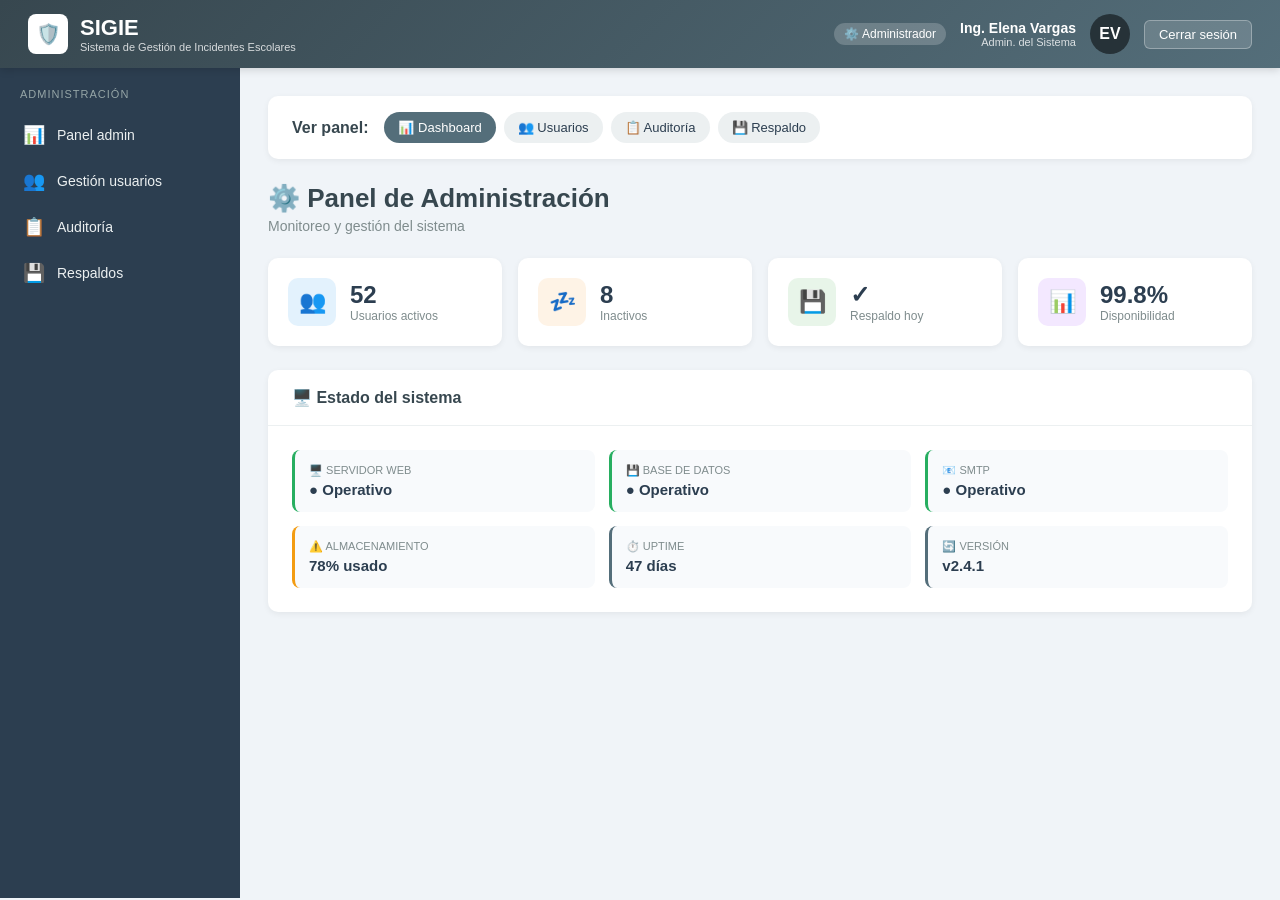
<file: Administrador.html>
<!DOCTYPE html>
<html lang="es">
<head>
<meta charset="UTF-8">
<title>SIGIE - Panel del Administrador</title>
<style>
  * { margin: 0; padding: 0; box-sizing: border-box; font-family: 'Segoe UI', Arial, sans-serif; }
  body { background: #f0f4f8; color: #2c3e50; }

  .header {
    background: linear-gradient(135deg, #37474f 0%, #546e7a 100%);
    color: white; padding: 14px 28px;
    display: flex; justify-content: space-between; align-items: center;
    box-shadow: 0 2px 8px rgba(0,0,0,0.15);
    position: sticky; top: 0; z-index: 100;
  }
  .logo { display: flex; align-items: center; gap: 12px; font-size: 22px; font-weight: bold; }
  .logo-icon {
    background: white; color: #37474f;
    width: 40px; height: 40px; border-radius: 8px;
    display: flex; align-items: center; justify-content: center; font-size: 20px;
  }
  .user-info { display: flex; align-items: center; gap: 14px; }
  .user-avatar {
    width: 40px; height: 40px; border-radius: 50%;
    background: #263238; color: white;
    display: flex; align-items: center; justify-content: center;
    font-weight: bold; font-size: 16px;
  }
  .user-role { background: rgba(255,255,255,0.2); padding: 4px 10px; border-radius: 12px; font-size: 12px; }
  .btn-logout {
    background: rgba(255,255,255,0.15); border: 1px solid rgba(255,255,255,0.3);
    color: white; padding: 6px 14px; border-radius: 6px; cursor: pointer; font-size: 13px;
  }

  .container { display: flex; min-height: calc(100vh - 70px); }
  .sidebar { width: 240px; background: #2c3e50; color: white; padding: 20px 0; flex-shrink: 0; }
  .sidebar-title { padding: 0 20px 12px; font-size: 11px; text-transform: uppercase; letter-spacing: 1px; color: #95a5a6; }
  .menu-item { padding: 12px 20px; cursor: pointer; display: flex; align-items: center; gap: 12px; font-size: 14px; border-left: 3px solid transparent; color: #ecf0f1; }
  .menu-item:hover { background: #34495e; }
  .menu-item.active { background: #34495e; border-left-color: #546e7a; color: #90a4ae; font-weight: 600; }
  .menu-icon { font-size: 18px; width: 22px; text-align: center; }

  .main { flex: 1; padding: 28px; }
  .breadcrumb { font-size: 13px; color: #7f8c8d; margin-bottom: 8px; }
  .page-title { font-size: 26px; color: #37474f; margin-bottom: 4px; }
  .page-subtitle { color: #7f8c8d; font-size: 14px; margin-bottom: 24px; }

  .panel-selector { background: white; padding: 16px 24px; border-radius: 10px; margin-bottom: 24px; box-shadow: 0 2px 6px rgba(0,0,0,0.06); display: flex; gap: 8px; flex-wrap: wrap; align-items: center; }
  .panel-selector strong { color: #37474f; margin-right: 8px; }
  .panel-tab { padding: 8px 14px; border-radius: 20px; background: #ecf0f1; cursor: pointer; font-size: 13px; }
  .panel-tab.active { background: #546e7a; color: white; }

  .panel-content { display: none; }
  .panel-content.active { display: block; }

  .card { background: white; border-radius: 10px; box-shadow: 0 2px 6px rgba(0,0,0,0.06); margin-bottom: 24px; overflow: hidden; }
  .card-header { padding: 18px 24px; border-bottom: 1px solid #ecf0f1; display: flex; justify-content: space-between; align-items: center; }
  .card-title { font-size: 16px; color: #37474f; font-weight: 600; }
  .card-body { padding: 24px; }

  .btn { padding: 10px 20px; border-radius: 6px; border: none; cursor: pointer; font-size: 14px; font-weight: 600; }
  .btn-primary { background: #546e7a; color: white; }
  .btn-warning { background: #f39c12; color: white; }
  .btn-secondary { background: #ecf0f1; color: #2c3e50; }

  table { width: 100%; border-collapse: collapse; }
  th { background: #f8fafc; padding: 12px 16px; text-align: left; font-size: 12px; color: #7f8c8d; font-weight: 600; text-transform: uppercase; border-bottom: 2px solid #ecf0f1; }
  td { padding: 14px 16px; border-bottom: 1px solid #ecf0f1; font-size: 14px; }

  .badge { padding: 4px 10px; border-radius: 12px; font-size: 11px; font-weight: 600; display: inline-block; }
  .badge-activo { background: #e8f5e9; color: #27ae60; }
  .badge-inactivo { background: #ecf0f1; color: #7f8c8d; }
  .badge-bloqueado { background: #fee; color: #e74c3c; }

  .action-icons { display: flex; gap: 6px; }
  .icon-btn { width: 30px; height: 30px; border-radius: 6px; border: none; background: #ecf0f1; font-size: 14px; cursor: pointer; }

  .stats { display: grid; grid-template-columns: repeat(4, 1fr); gap: 16px; margin-bottom: 24px; }
  .stat-card { background: white; padding: 20px; border-radius: 10px; box-shadow: 0 2px 6px rgba(0,0,0,0.06); display: flex; align-items: center; gap: 14px; }
  .stat-icon { width: 48px; height: 48px; border-radius: 10px; display: flex; align-items: center; justify-content: center; font-size: 22px; }
  .stat-icon.blue { background: #e3f2fd; color: #2E75B6; }
  .stat-icon.orange { background: #fef3e6; color: #f39c12; }
  .stat-icon.green { background: #e8f5e9; color: #27ae60; }
  .stat-icon.purple { background: #f3e8ff; color: #8e44ad; }
  .stat-number { font-size: 24px; font-weight: bold; color: #2c3e50; }
  .stat-label { font-size: 12px; color: #7f8c8d; }

  .search-box { padding: 8px 12px; border: 1px solid #ddd; border-radius: 6px; font-size: 13px; min-width: 220px; }

  .log-item { display: flex; gap: 14px; padding: 12px 14px; border-bottom: 1px solid #ecf0f1; font-family: 'Courier New', monospace; font-size: 12px; }
  .log-time { color: #7f8c8d; min-width: 140px; }
  .log-user { color: #2E75B6; font-weight: bold; min-width: 140px; }
  .log-action { flex: 1; }
  .log-tag { padding: 2px 8px; border-radius: 8px; font-size: 10px; font-weight: bold; margin-right: 6px; }
  .log-tag.create { background: #e8f5e9; color: #27ae60; }
  .log-tag.update { background: #fef3e6; color: #e67e22; }
  .log-tag.delete { background: #fee; color: #e74c3c; }
  .log-tag.login { background: #e3f2fd; color: #2E75B6; }

  .info-grid { display: grid; grid-template-columns: repeat(3, 1fr); gap: 14px; }
  .info-box { background: #f8fafc; padding: 14px; border-radius: 8px; border-left: 3px solid #546e7a; }
  .info-box-label { font-size: 11px; color: #7f8c8d; text-transform: uppercase; margin-bottom: 4px; }
  .info-box-value { font-size: 15px; font-weight: 600; color: #2c3e50; }
  .info-box.success { border-left-color: #27ae60; }
  .info-box.warning { border-left-color: #f39c12; }
</style>
</head>
<body>
    <div class="header">
  <div class="logo">
    <div class="logo-icon">🛡️</div>
    <div>SIGIE<div style="font-size:11px;font-weight:normal;opacity:0.8;">Sistema de Gestión de Incidentes Escolares</div></div>
  </div>
  <div class="user-info">
    <span class="user-role">⚙️ Administrador</span>
    <div style="text-align:right;">
      <div style="font-weight:600;font-size:14px;">Ing. Elena Vargas</div>
      <div style="font-size:11px;opacity:0.8;">Admin. del Sistema</div>
    </div>
    <div class="user-avatar">EV</div>
    <button class="btn-logout">Cerrar sesión</button>
  </div>
</div>

<div class="container">
  <div class="sidebar">
    <div class="sidebar-title">Administración</div>
    <div class="menu-item" onclick="show('dashboard')"><span class="menu-icon">📊</span> Panel admin</div>
    <div class="menu-item" onclick="show('usuarios')"><span class="menu-icon">👥</span> Gestión usuarios</div>
    <div class="menu-item" onclick="show('auditoria')"><span class="menu-icon">📋</span> Auditoría</div>
    <div class="menu-item" onclick="show('respaldo')"><span class="menu-icon">💾</span> Respaldos</div>
  </div>

  <div class="main">
    <div class="panel-selector">
      <strong>Ver panel:</strong>
      <span class="panel-tab active" onclick="show('dashboard')">📊 Dashboard</span>
      <span class="panel-tab" onclick="show('usuarios')">👥 Usuarios</span>
      <span class="panel-tab" onclick="show('auditoria')">📋 Auditoría</span>
      <span class="panel-tab" onclick="show('respaldo')">💾 Respaldo</span>
    </div>

    <!-- DASHBOARD -->
    <div class="panel-content active" id="dashboard">
      <h1 class="page-title">⚙️ Panel de Administración</h1>
      <p class="page-subtitle">Monitoreo y gestión del sistema</p>

      <div class="stats">
        <div class="stat-card"><div class="stat-icon blue">👥</div><div><div class="stat-number">52</div><div class="stat-label">Usuarios activos</div></div></div>
        <div class="stat-card"><div class="stat-icon orange">💤</div><div><div class="stat-number">8</div><div class="stat-label">Inactivos</div></div></div>
        <div class="stat-card"><div class="stat-icon green">💾</div><div><div class="stat-number">✓</div><div class="stat-label">Respaldo hoy</div></div></div>
        <div class="stat-card"><div class="stat-icon purple">📊</div><div><div class="stat-number">99.8%</div><div class="stat-label">Disponibilidad</div></div></div>
      </div>

      <div class="card">
        <div class="card-header"><div class="card-title">🖥️ Estado del sistema</div></div>
        <div class="card-body">
          <div class="info-grid">
            <div class="info-box success"><div class="info-box-label">🖥️ Servidor web</div><div class="info-box-value">● Operativo</div></div>
            <div class="info-box success"><div class="info-box-label">💾 Base de datos</div><div class="info-box-value">● Operativo</div></div>
            <div class="info-box success"><div class="info-box-label">📧 SMTP</div><div class="info-box-value">● Operativo</div></div>
            <div class="info-box warning"><div class="info-box-label">⚠️ Almacenamiento</div><div class="info-box-value">78% usado</div></div>
            <div class="info-box"><div class="info-box-label">⏱️ Uptime</div><div class="info-box-value">47 días</div></div>
            <div class="info-box"><div class="info-box-label">🔄 Versión</div><div class="info-box-value">v2.4.1</div></div>
          </div>
        </div>
      </div>
    </div>

    <!-- USUARIOS -->
    <div class="panel-content" id="usuarios">
      <h1 class="page-title">👥 Gestión de usuarios</h1>
      <div class="card">
        <div class="card-header">
          <div class="card-title">📋 Usuarios registrados (52)</div>
          <div style="display:flex;gap:10px;">
            <input class="search-box" placeholder="🔍 Buscar...">
            <button class="btn btn-primary">➕ Nuevo usuario</button>
          </div>
        </div>
        <table>
          <thead><tr><th>Nombre</th><th>Correo</th><th>Rol</th><th>Última sesión</th><th>Estado</th><th>Acciones</th></tr></thead>
          <tbody>
            <tr><td><strong>María López</strong></td><td>maria.lopez@sigie.mx</td><td>Enfermera</td><td>Hoy 10:30</td><td><span class="badge badge-activo">Activo</span></td><td><div class="action-icons"><button class="icon-btn">✏️</button><button class="icon-btn">🔒</button></div></td></tr>
            <tr><td><strong>Carlos Jiménez</strong></td><td>c.jimenez@sigie.mx</td><td>Docente</td><td>Hoy 09:15</td><td><span class="badge badge-activo">Activo</span></td><td><div class="action-icons"><button class="icon-btn">✏️</button><button class="icon-btn">🔒</button></div></td></tr>
            <tr><td><strong>Roberto Sánchez</strong></td><td>r.sanchez@sigie.mx</td><td>Director</td><td>Ayer</td><td><span class="badge badge-activo">Activo</span></td><td><div class="action-icons"><button class="icon-btn">✏️</button><button class="icon-btn">🔒</button></div></td></tr>
            <tr><td><strong>Luis Ramírez</strong></td><td>luis.ramirez@correo.com</td><td>Tutor</td><td>Hoy 11:00</td><td><span class="badge badge-activo">Activo</span></td><td><div class="action-icons"><button class="icon-btn">✏️</button><button class="icon-btn">🔒</button></div></td></tr>
            <tr><td><strong>Ana Martínez</strong></td><td>a.martinez@correo.com</td><td>Tutor</td><td>Hace 45 días</td><td><span class="badge badge-inactivo">Inactivo</span></td><td><div class="action-icons"><button class="icon-btn">✏️</button><button class="icon-btn">🔒</button></div></td></tr>
            <tr><td><strong>Pedro Gómez</strong></td><td>p.gomez@correo.com</td><td>Tutor</td><td>Hace 60 días</td><td><span class="badge badge-bloqueado">Bloqueado</span></td><td><div class="action-icons"><button class="icon-btn">✏️</button><button class="icon-btn">🔓</button></div></td></tr>
          </tbody>
        </table>
      </div>
    </div>

    <!-- AUDITORÍA -->
    <div class="panel-content" id="auditoria">
      <h1 class="page-title">📋 Registro de auditoría</h1>
      <div class="card">
        <div class="card-header">
          <div class="card-title">🔍 Log de acciones críticas</div>
          <button class="btn btn-secondary">📥 Exportar</button>
        </div>
        <div class="card-body" style="padding:0;">
          <div class="log-item"><span class="log-time">23/04 10:30</span><span class="log-user">María López</span><span class="log-action"><span class="log-tag update">MODIFICAR</span>INC-0453 · actualizó etapa · IP 192.168.1.45</span></div>
          <div class="log-item"><span class="log-time">23/04 10:15</span><span class="log-user">María López</span><span class="log-action"><span class="log-tag create">CREAR</span>Registró incidencia INC-0453 · IP 192.168.1.45</span></div>
          <div class="log-item"><span class="log-time">23/04 09:42</span><span class="log-user">Carlos Jiménez</span><span class="log-action"><span class="log-tag login">LOGIN</span>Inicio de sesión · IP 192.168.1.52</span></div>
          <div class="log-item"><span class="log-time">23/04 09:15</span><span class="log-user">Elena Vargas</span><span class="log-action"><span class="log-tag update">MODIFICAR</span>Permisos del rol "Docente" actualizados</span></div>
          <div class="log-item"><span class="log-time">22/04 16:45</span><span class="log-user">Roberto Sánchez</span><span class="log-action"><span class="log-tag delete">ELIMINAR</span>Eliminó INC-0398 (alumno egresado)</span></div>
          <div class="log-item"><span class="log-time">22/04 11:20</span><span class="log-user">Sistema</span><span class="log-action"><span class="log-tag update">SISTEMA</span>Respaldo automático completado · 847 MB</span></div>
        </div>
      </div>
    </div>

    <!-- RESPALDO -->
    <div class="panel-content" id="respaldo">
      <h1 class="page-title">💾 Gestión de respaldos</h1>
      <div class="card">
        <div class="card-header"><div class="card-title">⚙️ Configuración de respaldos</div></div>
        <div class="card-body">
          <div class="info-grid">
            <div class="info-box success"><div class="info-box-label">Frecuencia</div><div class="info-box-value">Diaria (02:00 AM)</div></div>
            <div class="info-box"><div class="info-box-label">Último respaldo</div><div class="info-box-value">Hoy 02:00 · 847 MB ✅</div></div>
            <div class="info-box"><div class="info-box-label">Próximo</div><div class="info-box-value">Mañana 02:00</div></div>
          </div>
          <div style="margin-top:20px;display:flex;gap:10px;">
            <button class="btn btn-primary">💾 Crear respaldo manual</button>
            <button class="btn btn-warning">🔄 Restaurar</button>
          </div>
        </div>
      </div>
      <div class="card">
        <div class="card-header"><div class="card-title">📂 Historial de respaldos</div></div>
        <table>
          <thead><tr><th>Fecha</th><th>Tipo</th><th>Tamaño</th><th>Estado</th><th>Acciones</th></tr></thead>
          <tbody>
            <tr><td>23/04/2026 02:00</td><td>Automático</td><td>847 MB</td><td><span class="badge badge-activo">✅ Completado</span></td><td><div class="action-icons"><button class="icon-btn">📥</button></div></td></tr>
            <tr><td>22/04/2026 02:00</td><td>Automático</td><td>843 MB</td><td><span class="badge badge-activo">✅ Completado</span></td><td><div class="action-icons"><button class="icon-btn">📥</button></div></td></tr>
            <tr><td>21/04/2026 14:30</td><td>Manual</td><td>841 MB</td><td><span class="badge badge-activo">✅ Completado</span></td><td><div class="action-icons"><button class="icon-btn">📥</button></div></td></tr>
          </tbody>
        </table>
      </div>
    </div>

  </div>
</div>

<script>
function show(id) {
  document.querySelectorAll('.panel-content').forEach(el => el.classList.remove('active'));
  document.getElementById(id).classList.add('active');
  document.querySelectorAll('.panel-tab').forEach(el => el.classList.remove('active'));
  if (event && event.target) event.target.classList.add('active');
  window.scrollTo({top: 0, behavior: 'smooth'});
}
</script>

</body>
</html>
</file>
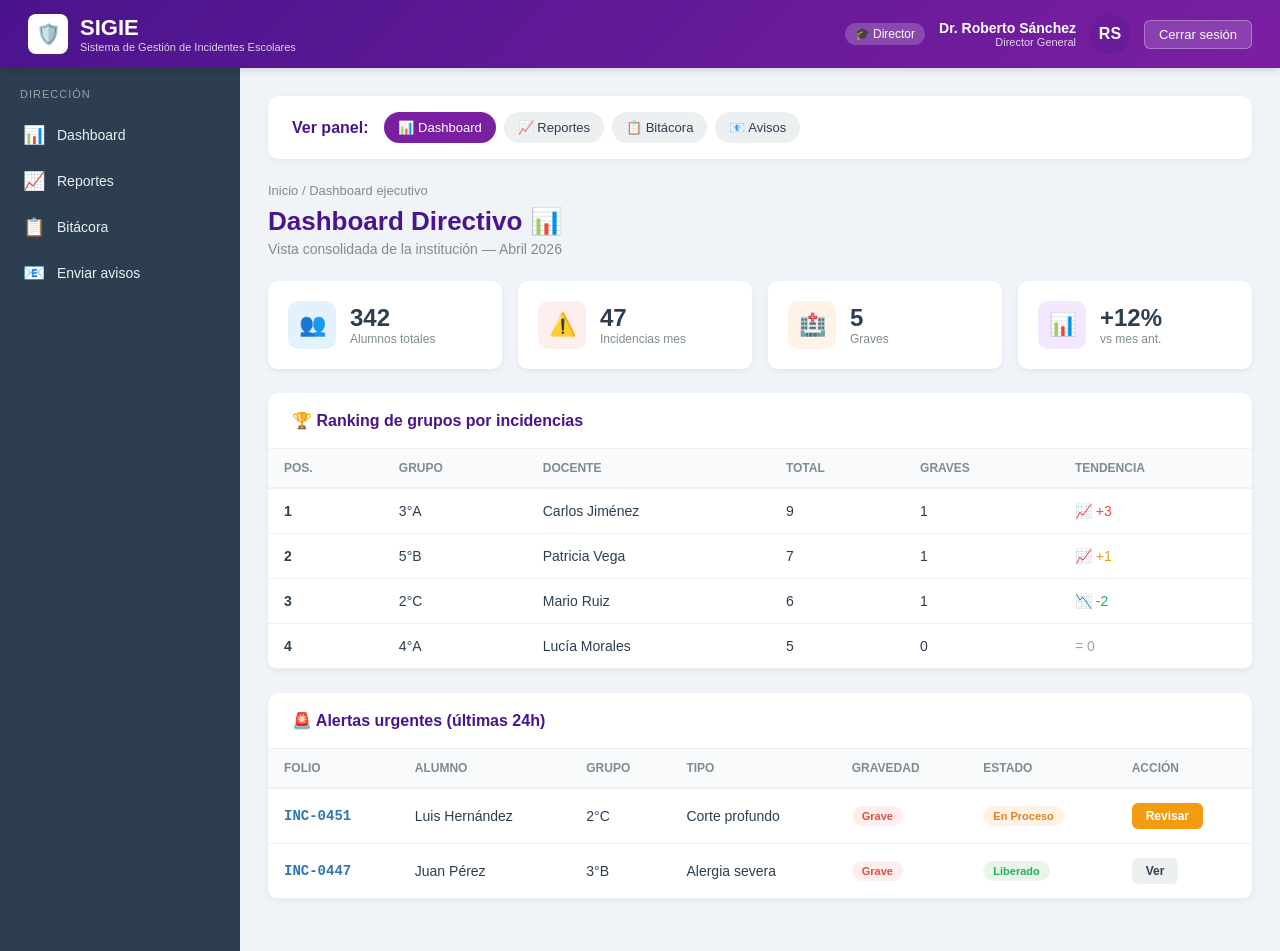
<file: Director.html>
<!DOCTYPE html>
<html lang="es">
<head>
<meta charset="UTF-8">
<title>SIGIE - Panel del Director</title>
<style>
  * { margin: 0; padding: 0; box-sizing: border-box; font-family: 'Segoe UI', Arial, sans-serif; }
  body { background: #f0f4f8; color: #2c3e50; }

  .header {
    background: linear-gradient(135deg, #4a148c 0%, #7b1fa2 100%);
    color: white; padding: 14px 28px;
    display: flex; justify-content: space-between; align-items: center;
    box-shadow: 0 2px 8px rgba(0,0,0,0.15);
    position: sticky; top: 0; z-index: 100;
  }
  .logo { display: flex; align-items: center; gap: 12px; font-size: 22px; font-weight: bold; }
  .logo-icon {
    background: white; color: #4a148c;
    width: 40px; height: 40px; border-radius: 8px;
    display: flex; align-items: center; justify-content: center; font-size: 20px;
  }
  .user-info { display: flex; align-items: center; gap: 14px; }
  .user-avatar {
    width: 40px; height: 40px; border-radius: 50%;
    background: #6a1b9a; color: white;
    display: flex; align-items: center; justify-content: center;
    font-weight: bold; font-size: 16px;
  }
  .user-role { background: rgba(255,255,255,0.2); padding: 4px 10px; border-radius: 12px; font-size: 12px; }
  .btn-logout {
    background: rgba(255,255,255,0.15); border: 1px solid rgba(255,255,255,0.3);
    color: white; padding: 6px 14px; border-radius: 6px; cursor: pointer; font-size: 13px;
  }

  .container { display: flex; min-height: calc(100vh - 70px); }
  .sidebar { width: 240px; background: #2c3e50; color: white; padding: 20px 0; flex-shrink: 0; }
  .sidebar-title { padding: 0 20px 12px; font-size: 11px; text-transform: uppercase; letter-spacing: 1px; color: #95a5a6; }
  .menu-item {
    padding: 12px 20px; cursor: pointer;
    display: flex; align-items: center; gap: 12px;
    font-size: 14px; border-left: 3px solid transparent; color: #ecf0f1;
  }
  .menu-item:hover { background: #34495e; }
  .menu-item.active { background: #34495e; border-left-color: #7b1fa2; color: #ba68c8; font-weight: 600; }
  .menu-icon { font-size: 18px; width: 22px; text-align: center; }

  .main { flex: 1; padding: 28px; }
  .breadcrumb { font-size: 13px; color: #7f8c8d; margin-bottom: 8px; }
  .page-title { font-size: 26px; color: #4a148c; margin-bottom: 4px; }
  .page-subtitle { color: #7f8c8d; font-size: 14px; margin-bottom: 24px; }

  .panel-selector {
    background: white; padding: 16px 24px; border-radius: 10px;
    margin-bottom: 24px; box-shadow: 0 2px 6px rgba(0,0,0,0.06);
    display: flex; gap: 8px; flex-wrap: wrap; align-items: center;
  }
  .panel-selector strong { color: #4a148c; margin-right: 8px; }
  .panel-tab { padding: 8px 14px; border-radius: 20px; background: #ecf0f1; cursor: pointer; font-size: 13px; }
  .panel-tab.active { background: #7b1fa2; color: white; }

  .panel-content { display: none; }
  .panel-content.active { display: block; }

  .card { background: white; border-radius: 10px; box-shadow: 0 2px 6px rgba(0,0,0,0.06); margin-bottom: 24px; overflow: hidden; }
  .card-header { padding: 18px 24px; border-bottom: 1px solid #ecf0f1; display: flex; justify-content: space-between; align-items: center; }
  .card-title { font-size: 16px; color: #4a148c; font-weight: 600; }
  .card-body { padding: 24px; }

  .form-grid { display: grid; grid-template-columns: 1fr 1fr; gap: 16px; }
  .form-grid-full { grid-column: 1 / -1; }
  .form-group { margin-bottom: 16px; }
  .form-label { display: block; font-size: 13px; font-weight: 600; color: #2c3e50; margin-bottom: 6px; }
  .form-input, .form-select, .form-textarea {
    width: 100%; padding: 10px 12px;
    border: 1px solid #dcdfe3; border-radius: 6px; font-size: 14px;
  }
  .form-textarea { min-height: 100px; }
  .form-actions { display: flex; gap: 10px; justify-content: flex-end; padding-top: 20px; border-top: 1px solid #ecf0f1; margin-top: 20px; }
  .btn { padding: 10px 20px; border-radius: 6px; border: none; cursor: pointer; font-size: 14px; font-weight: 600; }
  .btn-primary { background: #7b1fa2; color: white; }
  .btn-warning { background: #f39c12; color: white; }
  .btn-secondary { background: #ecf0f1; color: #2c3e50; }

  table { width: 100%; border-collapse: collapse; }
  th { background: #f8fafc; padding: 12px 16px; text-align: left; font-size: 12px; color: #7f8c8d; font-weight: 600; text-transform: uppercase; border-bottom: 2px solid #ecf0f1; }
  td { padding: 14px 16px; border-bottom: 1px solid #ecf0f1; font-size: 14px; }

  .folio { font-family: 'Courier New', monospace; font-weight: bold; color: #2E75B6; }
  .badge { padding: 4px 10px; border-radius: 12px; font-size: 11px; font-weight: 600; display: inline-block; }
  .badge-proceso { background: #fef3e6; color: #e67e22; }
  .badge-liberado { background: #e8f5e9; color: #27ae60; }
  .badge-grave { background: #fee; color: #e74c3c; }
  .badge-leve { background: #e3f2fd; color: #2E75B6; }
  .badge-media { background: #fef9e7; color: #f39c12; }

  .stats { display: grid; grid-template-columns: repeat(4, 1fr); gap: 16px; margin-bottom: 24px; }
  .stat-card { background: white; padding: 20px; border-radius: 10px; box-shadow: 0 2px 6px rgba(0,0,0,0.06); display: flex; align-items: center; gap: 14px; }
  .stat-icon { width: 48px; height: 48px; border-radius: 10px; display: flex; align-items: center; justify-content: center; font-size: 22px; }
  .stat-icon.red { background: #fee; color: #e74c3c; }
  .stat-icon.orange { background: #fef3e6; color: #f39c12; }
  .stat-icon.blue { background: #e3f2fd; color: #2E75B6; }
  .stat-icon.purple { background: #f3e8ff; color: #8e44ad; }
  .stat-number { font-size: 24px; font-weight: bold; color: #2c3e50; }
  .stat-label { font-size: 12px; color: #7f8c8d; }

  .search-box { padding: 8px 12px; border: 1px solid #ddd; border-radius: 6px; font-size: 13px; min-width: 220px; }
</style>
</head>
<body>
    <div class="header">
  <div class="logo">
    <div class="logo-icon">🛡️</div>
    <div>SIGIE<div style="font-size:11px;font-weight:normal;opacity:0.8;">Sistema de Gestión de Incidentes Escolares</div></div>
  </div>
  <div class="user-info">
    <span class="user-role">🎓 Director</span>
    <div style="text-align:right;">
      <div style="font-weight:600;font-size:14px;">Dr. Roberto Sánchez</div>
      <div style="font-size:11px;opacity:0.8;">Director General</div>
    </div>
    <div class="user-avatar">RS</div>
    <button class="btn-logout">Cerrar sesión</button>
  </div>
</div>

<div class="container">
  <div class="sidebar">
    <div class="sidebar-title">Dirección</div>
    <div class="menu-item" onclick="show('dashboard')"><span class="menu-icon">📊</span> Dashboard</div>
    <div class="menu-item" onclick="show('reportes')"><span class="menu-icon">📈</span> Reportes</div>
    <div class="menu-item" onclick="show('bitacora')"><span class="menu-icon">📋</span> Bitácora</div>
    <div class="menu-item" onclick="show('avisos')"><span class="menu-icon">📧</span> Enviar avisos</div>
  </div>

  <div class="main">
    <div class="panel-selector">
      <strong>Ver panel:</strong>
      <span class="panel-tab active" onclick="show('dashboard')">📊 Dashboard</span>
      <span class="panel-tab" onclick="show('reportes')">📈 Reportes</span>
      <span class="panel-tab" onclick="show('bitacora')">📋 Bitácora</span>
      <span class="panel-tab" onclick="show('avisos')">📧 Avisos</span>
    </div>

    <!-- DASHBOARD -->
    <div class="panel-content active" id="dashboard">
      <div class="breadcrumb">Inicio / Dashboard ejecutivo</div>
      <h1 class="page-title">Dashboard Directivo 📊</h1>
      <p class="page-subtitle">Vista consolidada de la institución — Abril 2026</p>

      <div class="stats">
        <div class="stat-card"><div class="stat-icon blue">👥</div><div><div class="stat-number">342</div><div class="stat-label">Alumnos totales</div></div></div>
        <div class="stat-card"><div class="stat-icon red">⚠️</div><div><div class="stat-number">47</div><div class="stat-label">Incidencias mes</div></div></div>
        <div class="stat-card"><div class="stat-icon orange">🏥</div><div><div class="stat-number">5</div><div class="stat-label">Graves</div></div></div>
        <div class="stat-card"><div class="stat-icon purple">📊</div><div><div class="stat-number">+12%</div><div class="stat-label">vs mes ant.</div></div></div>
      </div>

      <div class="card">
        <div class="card-header"><div class="card-title">🏆 Ranking de grupos por incidencias</div></div>
        <table>
          <thead><tr><th>Pos.</th><th>Grupo</th><th>Docente</th><th>Total</th><th>Graves</th><th>Tendencia</th></tr></thead>
          <tbody>
            <tr><td><strong>1</strong></td><td>3°A</td><td>Carlos Jiménez</td><td>9</td><td>1</td><td style="color:#e74c3c;">📈 +3</td></tr>
            <tr><td><strong>2</strong></td><td>5°B</td><td>Patricia Vega</td><td>7</td><td>1</td><td style="color:#f39c12;">📈 +1</td></tr>
            <tr><td><strong>3</strong></td><td>2°C</td><td>Mario Ruiz</td><td>6</td><td>1</td><td style="color:#27ae60;">📉 -2</td></tr>
            <tr><td><strong>4</strong></td><td>4°A</td><td>Lucía Morales</td><td>5</td><td>0</td><td style="color:#95a5a6;">= 0</td></tr>
          </tbody>
        </table>
      </div>

      <div class="card">
        <div class="card-header"><div class="card-title">🚨 Alertas urgentes (últimas 24h)</div></div>
        <table>
          <thead><tr><th>Folio</th><th>Alumno</th><th>Grupo</th><th>Tipo</th><th>Gravedad</th><th>Estado</th><th>Acción</th></tr></thead>
          <tbody>
            <tr><td class="folio">INC-0451</td><td>Luis Hernández</td><td>2°C</td><td>Corte profundo</td><td><span class="badge badge-grave">Grave</span></td><td><span class="badge badge-proceso">En Proceso</span></td><td><button class="btn btn-warning" style="padding:6px 14px;font-size:12px;">Revisar</button></td></tr>
            <tr><td class="folio">INC-0447</td><td>Juan Pérez</td><td>3°B</td><td>Alergia severa</td><td><span class="badge badge-grave">Grave</span></td><td><span class="badge badge-liberado">Liberado</span></td><td><button class="btn btn-secondary" style="padding:6px 14px;font-size:12px;">Ver</button></td></tr>
          </tbody>
        </table>
      </div>
    </div>

    <!-- REPORTES -->
    <div class="panel-content" id="reportes">
      <h1 class="page-title">📈 Reportes ejecutivos</h1>
      <div class="card"><div class="card-body">
        <div class="form-grid" style="grid-template-columns:repeat(4,1fr);">
          <div class="form-group"><label class="form-label">Período</label><select class="form-select"><option>Mensual</option><option>Anual</option></select></div>
          <div class="form-group"><label class="form-label">Agrupar</label><select class="form-select"><option>Grupo</option><option>Tipo</option></select></div>
          <div class="form-group"><label class="form-label">Formato</label><select class="form-select"><option>PDF</option><option>Excel</option></select></div>
          <div class="form-group" style="display:flex;align-items:flex-end;"><button class="btn btn-primary" style="width:100%;">📄 Generar</button></div>
        </div>
      </div></div>
      <div class="card">
        <div class="card-header"><div class="card-title">📊 Reportes recientes</div></div>
        <table>
          <thead><tr><th>Nombre</th><th>Tipo</th><th>Período</th><th>Generado</th><th>Descargar</th></tr></thead>
          <tbody>
            <tr><td>Reporte mensual abril</td><td>PDF</td><td>Abril 2026</td><td>23/04/2026</td><td><button class="btn btn-secondary" style="padding:6px 12px;">📥</button></td></tr>
            <tr><td>Análisis por gravedad</td><td>Excel</td><td>Trimestre</td><td>15/04/2026</td><td><button class="btn btn-secondary" style="padding:6px 12px;">📥</button></td></tr>
          </tbody>
        </table>
      </div>
    </div>

    <!-- BITÁCORA -->
    <div class="panel-content" id="bitacora">
      <h1 class="page-title">📋 Bitácora de seguridad</h1>
      <p class="page-subtitle">Registro cronológico de eventos de seguridad del plantel</p>
      <div class="card"><div class="card-body">
        <div style="display:flex;gap:10px;margin-bottom:16px;">
          <input class="search-box" placeholder="🔍 Buscar evento..." style="flex:1;">
          <select class="form-select" style="width:160px;"><option>Todos</option><option>Incidentes</option><option>Simulacros</option></select>
          <button class="btn btn-primary">Filtrar</button>
        </div>
        <table>
          <thead><tr><th>Fecha/Hora</th><th>Tipo</th><th>Evento</th><th>Responsable</th><th>Estado</th></tr></thead>
          <tbody>
            <tr><td>23/04/2026 10:15</td><td><span class="badge badge-media">Incidente</span></td><td>INC-0453 — Caída en patio</td><td>María López</td><td><span class="badge badge-proceso">Activo</span></td></tr>
            <tr><td>22/04/2026 09:00</td><td><span class="badge badge-leve">Simulacro</span></td><td>Simulacro de sismo</td><td>Protección civil</td><td><span class="badge badge-liberado">Completado</span></td></tr>
            <tr><td>20/04/2026 11:30</td><td><span class="badge badge-grave">Alerta</span></td><td>Alerta por lluvia</td><td>Dirección</td><td><span class="badge badge-liberado">Cerrado</span></td></tr>
          </tbody>
        </table>
      </div></div>
    </div>

    <!-- AVISOS -->
    <div class="panel-content" id="avisos">
      <h1 class="page-title">📧 Enviar avisos masivos</h1>
      <div class="card"><div class="card-body">
        <div class="form-grid">
          <div class="form-group">
            <label class="form-label">Destinatarios *</label>
            <select class="form-select"><option>Todos los padres</option><option>Todos los docentes</option><option>Personal completo</option></select>
          </div>
          <div class="form-group">
            <label class="form-label">Tipo de aviso</label>
            <select class="form-select"><option>Informativo</option><option>Urgente</option><option>Seguridad</option></select>
          </div>
          <div class="form-group form-grid-full">
            <label class="form-label">Asunto *</label>
            <input class="form-input" placeholder="Ej. Suspensión de clases...">
          </div>
          <div class="form-group form-grid-full">
            <label class="form-label">Mensaje *</label>
            <textarea class="form-textarea" placeholder="Redacte el aviso..."></textarea>
          </div>
        </div>
        <div class="form-actions">
          <button class="btn btn-secondary">Vista previa</button>
          <button class="btn btn-primary">📧 Enviar aviso</button>
        </div>
      </div></div>
    </div>

  </div>
</div>

<script>
function show(id) {
  document.querySelectorAll('.panel-content').forEach(el => el.classList.remove('active'));
  document.getElementById(id).classList.add('active');
  document.querySelectorAll('.panel-tab').forEach(el => el.classList.remove('active'));
  if (event && event.target) event.target.classList.add('active');
  window.scrollTo({top: 0, behavior: 'smooth'});
}
</script>

</body>
</html>
</file>
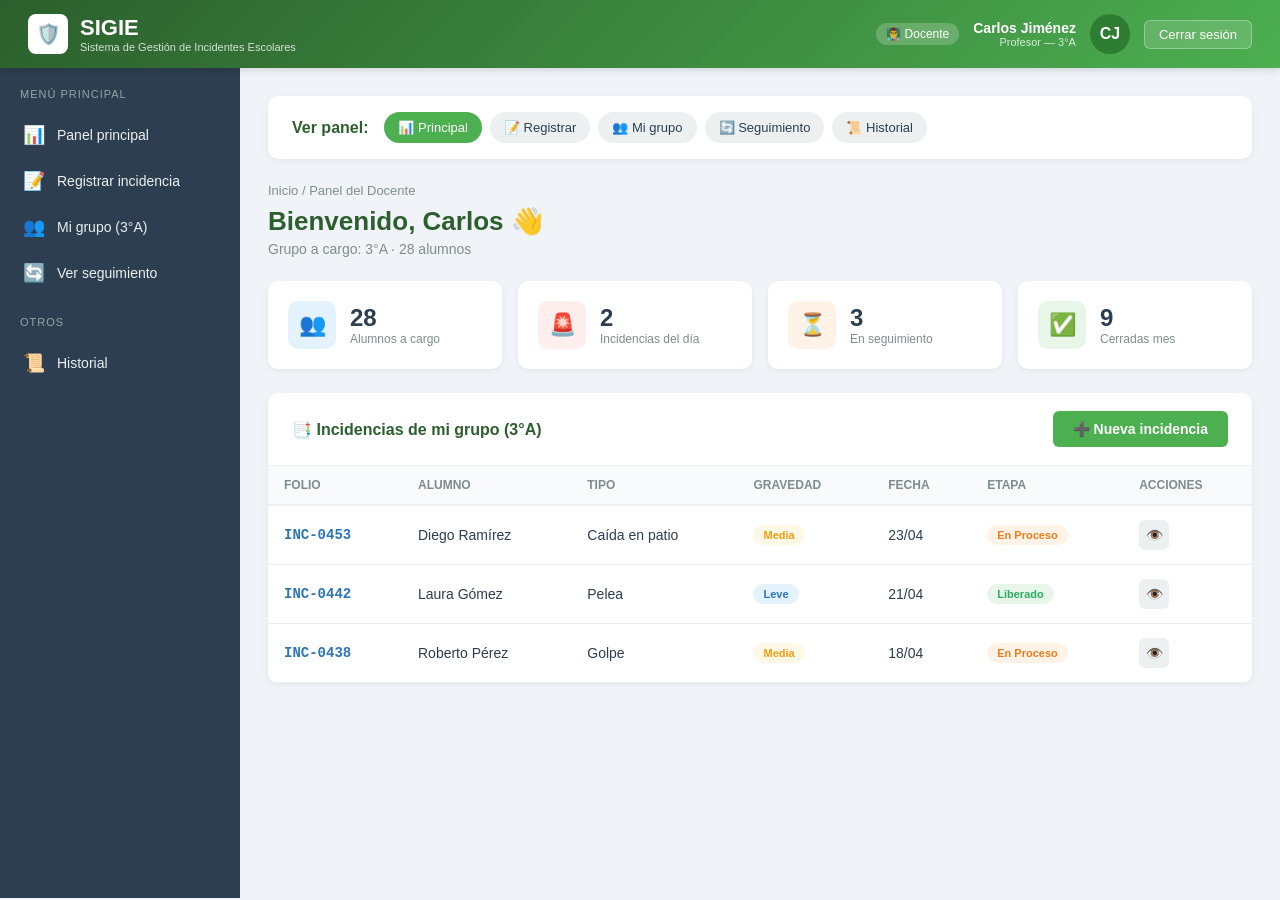
<file: Docente.html>
<!DOCTYPE html>
<html lang="es">
<head>
<meta charset="UTF-8">
<title>SIGIE - Panel del Docente</title>
<style>
  * { margin: 0; padding: 0; box-sizing: border-box; font-family: 'Segoe UI', Arial, sans-serif; }
  body { background: #f0f4f8; color: #2c3e50; }

  .header {
    background: linear-gradient(135deg, #2c5f2d 0%, #4CAF50 100%);
    color: white; padding: 14px 28px;
    display: flex; justify-content: space-between; align-items: center;
    box-shadow: 0 2px 8px rgba(0,0,0,0.15);
    position: sticky; top: 0; z-index: 100;
  }
  .logo { display: flex; align-items: center; gap: 12px; font-size: 22px; font-weight: bold; }
  .logo-icon {
    background: white; color: #2c5f2d;
    width: 40px; height: 40px; border-radius: 8px;
    display: flex; align-items: center; justify-content: center; font-size: 20px;
  }
  .user-info { display: flex; align-items: center; gap: 14px; }
  .user-avatar {
    width: 40px; height: 40px; border-radius: 50%;
    background: #2e7d32; color: white;
    display: flex; align-items: center; justify-content: center;
    font-weight: bold; font-size: 16px;
  }
  .user-role {
    background: rgba(255,255,255,0.2);
    padding: 4px 10px; border-radius: 12px; font-size: 12px;
  }
  .btn-logout {
    background: rgba(255,255,255,0.15);
    border: 1px solid rgba(255,255,255,0.3);
    color: white; padding: 6px 14px;
    border-radius: 6px; cursor: pointer; font-size: 13px;
  }

  .container { display: flex; min-height: calc(100vh - 70px); }
  .sidebar {
    width: 240px; background: #2c3e50;
    color: white; padding: 20px 0; flex-shrink: 0;
  }
  .sidebar-title {
    padding: 0 20px 12px; font-size: 11px;
    text-transform: uppercase; letter-spacing: 1px; color: #95a5a6;
  }
  .menu-item {
    padding: 12px 20px; cursor: pointer;
    display: flex; align-items: center; gap: 12px;
    font-size: 14px; border-left: 3px solid transparent;
    color: #ecf0f1;
  }
  .menu-item:hover { background: #34495e; }
  .menu-item.active {
    background: #34495e; border-left-color: #4CAF50;
    color: #81C784; font-weight: 600;
  }
  .menu-icon { font-size: 18px; width: 22px; text-align: center; }

  .main { flex: 1; padding: 28px; }
  .breadcrumb { font-size: 13px; color: #7f8c8d; margin-bottom: 8px; }
  .page-title { font-size: 26px; color: #2c5f2d; margin-bottom: 4px; }
  .page-subtitle { color: #7f8c8d; font-size: 14px; margin-bottom: 24px; }

  .panel-selector {
    background: white; padding: 16px 24px;
    border-radius: 10px; margin-bottom: 24px;
    box-shadow: 0 2px 6px rgba(0,0,0,0.06);
    display: flex; gap: 8px; flex-wrap: wrap; align-items: center;
  }
  .panel-selector strong { color: #2c5f2d; margin-right: 8px; }
  .panel-tab {
    padding: 8px 14px; border-radius: 20px;
    background: #ecf0f1; cursor: pointer; font-size: 13px;
  }
  .panel-tab.active { background: #4CAF50; color: white; }

  .panel-content { display: none; }
  .panel-content.active { display: block; }

  .card {
    background: white; border-radius: 10px;
    box-shadow: 0 2px 6px rgba(0,0,0,0.06);
    margin-bottom: 24px; overflow: hidden;
  }
  .card-header {
    padding: 18px 24px; border-bottom: 1px solid #ecf0f1;
    display: flex; justify-content: space-between; align-items: center;
  }
  .card-title { font-size: 16px; color: #2c5f2d; font-weight: 600; }
  .card-body { padding: 24px; }

  .form-grid { display: grid; grid-template-columns: 1fr 1fr; gap: 16px; }
  .form-grid-full { grid-column: 1 / -1; }
  .form-group { margin-bottom: 16px; }
  .form-label {
    display: block; font-size: 13px; font-weight: 600;
    color: #2c3e50; margin-bottom: 6px;
  }
  .form-label .req { color: #e74c3c; }
  .form-input, .form-select, .form-textarea {
    width: 100%; padding: 10px 12px;
    border: 1px solid #dcdfe3; border-radius: 6px; font-size: 14px;
  }
  .form-textarea { min-height: 80px; }
  .form-actions {
    display: flex; gap: 10px; justify-content: flex-end;
    padding-top: 20px; border-top: 1px solid #ecf0f1; margin-top: 20px;
  }
  .btn { padding: 10px 20px; border-radius: 6px; border: none; cursor: pointer; font-size: 14px; font-weight: 600; }
  .btn-primary { background: #4CAF50; color: white; }
  .btn-secondary { background: #ecf0f1; color: #2c3e50; }

  table { width: 100%; border-collapse: collapse; }
  th {
    background: #f8fafc; padding: 12px 16px; text-align: left;
    font-size: 12px; color: #7f8c8d; font-weight: 600;
    text-transform: uppercase; border-bottom: 2px solid #ecf0f1;
  }
  td { padding: 14px 16px; border-bottom: 1px solid #ecf0f1; font-size: 14px; }

  .folio { font-family: 'Courier New', monospace; font-weight: bold; color: #2E75B6; }
  .badge { padding: 4px 10px; border-radius: 12px; font-size: 11px; font-weight: 600; display: inline-block; }
  .badge-proceso { background: #fef3e6; color: #e67e22; }
  .badge-liberado { background: #e8f5e9; color: #27ae60; }
  .badge-grave { background: #fee; color: #e74c3c; }
  .badge-leve { background: #e3f2fd; color: #2E75B6; }
  .badge-media { background: #fef9e7; color: #f39c12; }

  .action-icons { display: flex; gap: 6px; }
  .icon-btn { width: 30px; height: 30px; border-radius: 6px; border: none; background: #ecf0f1; font-size: 14px; }

  .stats { display: grid; grid-template-columns: repeat(4, 1fr); gap: 16px; margin-bottom: 24px; }
  .stat-card {
    background: white; padding: 20px; border-radius: 10px;
    box-shadow: 0 2px 6px rgba(0,0,0,0.06);
    display: flex; align-items: center; gap: 14px;
  }
  .stat-icon {
    width: 48px; height: 48px; border-radius: 10px;
    display: flex; align-items: center; justify-content: center; font-size: 22px;
  }
  .stat-icon.red { background: #fee; color: #e74c3c; }
  .stat-icon.orange { background: #fef3e6; color: #f39c12; }
  .stat-icon.green { background: #e8f5e9; color: #27ae60; }
  .stat-icon.blue { background: #e3f2fd; color: #2E75B6; }
  .stat-number { font-size: 24px; font-weight: bold; color: #2c3e50; }
  .stat-label { font-size: 12px; color: #7f8c8d; }

  .search-box { padding: 8px 12px; border: 1px solid #ddd; border-radius: 6px; font-size: 13px; min-width: 220px; }
  h3.section-title {
    font-size: 15px; color: #2c5f2d;
    margin-bottom: 14px; padding-bottom: 8px;
    border-bottom: 2px solid #4CAF50;
  }
</style>
</head>
<body>
    <!-- HEADER -->
<div class="header">
  <div class="logo">
    <div class="logo-icon">🛡️</div>
    <div>SIGIE<div style="font-size:11px;font-weight:normal;opacity:0.8;">Sistema de Gestión de Incidentes Escolares</div></div>
  </div>
  <div class="user-info">
    <span class="user-role">👨‍🏫 Docente</span>
    <div style="text-align:right;">
      <div style="font-weight:600;font-size:14px;">Carlos Jiménez</div>
      <div style="font-size:11px;opacity:0.8;">Profesor — 3°A</div>
    </div>
    <div class="user-avatar">CJ</div>
    <button class="btn-logout">Cerrar sesión</button>
  </div>
</div>

<div class="container">
  <div class="sidebar">
    <div class="sidebar-title">Menú Principal</div>
    <div class="menu-item" onclick="show('panel')"><span class="menu-icon">📊</span> Panel principal</div>
    <div class="menu-item" onclick="show('registrar')"><span class="menu-icon">📝</span> Registrar incidencia</div>
    <div class="menu-item" onclick="show('grupo')"><span class="menu-icon">👥</span> Mi grupo (3°A)</div>
    <div class="menu-item" onclick="show('seguimiento')"><span class="menu-icon">🔄</span> Ver seguimiento</div>
    <div class="sidebar-title" style="margin-top:20px;">Otros</div>
    <div class="menu-item" onclick="show('historial')"><span class="menu-icon">📜</span> Historial</div>
  </div>

  <div class="main">
    <div class="panel-selector">
      <strong>Ver panel:</strong>
      <span class="panel-tab active" onclick="show('panel')">📊 Principal</span>
      <span class="panel-tab" onclick="show('registrar')">📝 Registrar</span>
      <span class="panel-tab" onclick="show('grupo')">👥 Mi grupo</span>
      <span class="panel-tab" onclick="show('seguimiento')">🔄 Seguimiento</span>
      <span class="panel-tab" onclick="show('historial')">📜 Historial</span>
    </div>

    <!-- PANEL 1: PRINCIPAL -->
    <div class="panel-content active" id="panel">
      <div class="breadcrumb">Inicio / Panel del Docente</div>
      <h1 class="page-title">Bienvenido, Carlos 👋</h1>
      <p class="page-subtitle">Grupo a cargo: 3°A · 28 alumnos</p>

      <div class="stats">
        <div class="stat-card"><div class="stat-icon blue">👥</div><div><div class="stat-number">28</div><div class="stat-label">Alumnos a cargo</div></div></div>
        <div class="stat-card"><div class="stat-icon red">🚨</div><div><div class="stat-number">2</div><div class="stat-label">Incidencias del día</div></div></div>
        <div class="stat-card"><div class="stat-icon orange">⏳</div><div><div class="stat-number">3</div><div class="stat-label">En seguimiento</div></div></div>
        <div class="stat-card"><div class="stat-icon green">✅</div><div><div class="stat-number">9</div><div class="stat-label">Cerradas mes</div></div></div>
      </div>

      <div class="card">
        <div class="card-header">
          <div class="card-title">📑 Incidencias de mi grupo (3°A)</div>
          <button class="btn btn-primary">➕ Nueva incidencia</button>
        </div>
        <table>
          <thead><tr><th>Folio</th><th>Alumno</th><th>Tipo</th><th>Gravedad</th><th>Fecha</th><th>Etapa</th><th>Acciones</th></tr></thead>
          <tbody>
            <tr><td class="folio">INC-0453</td><td>Diego Ramírez</td><td>Caída en patio</td><td><span class="badge badge-media">Media</span></td><td>23/04</td><td><span class="badge badge-proceso">En Proceso</span></td><td><div class="action-icons"><button class="icon-btn">👁️</button></div></td></tr>
            <tr><td class="folio">INC-0442</td><td>Laura Gómez</td><td>Pelea</td><td><span class="badge badge-leve">Leve</span></td><td>21/04</td><td><span class="badge badge-liberado">Liberado</span></td><td><div class="action-icons"><button class="icon-btn">👁️</button></div></td></tr>
            <tr><td class="folio">INC-0438</td><td>Roberto Pérez</td><td>Golpe</td><td><span class="badge badge-media">Media</span></td><td>18/04</td><td><span class="badge badge-proceso">En Proceso</span></td><td><div class="action-icons"><button class="icon-btn">👁️</button></div></td></tr>
          </tbody>
        </table>
      </div>
    </div>

    <!-- PANEL 2: REGISTRAR -->
    <div class="panel-content" id="registrar">
      <h1 class="page-title">📝 Registrar incidencia</h1>
      <div class="card"><div class="card-body">
        <h3 class="section-title">👦 Datos del incidente</h3>
        <div class="form-grid">
          <div class="form-group">
            <label class="form-label">Alumno <span class="req">*</span></label>
            <select class="form-select"><option>Diego Ramírez</option><option>Laura Gómez</option><option>Roberto Pérez</option></select>
          </div>
          <div class="form-group">
            <label class="form-label">Grupo</label>
            <input class="form-input" value="3°A" readonly style="background:#f8fafc;">
          </div>
          <div class="form-group">
            <label class="form-label">Tipo <span class="req">*</span></label>
            <select class="form-select"><option>Conducta</option><option>Pelea</option><option>Accidente</option></select>
          </div>
          <div class="form-group">
            <label class="form-label">Gravedad <span class="req">*</span></label>
            <select class="form-select"><option>Leve</option><option>Media</option><option>Grave</option></select>
          </div>
          <div class="form-group form-grid-full">
            <label class="form-label">Descripción <span class="req">*</span></label>
            <textarea class="form-textarea" placeholder="Describe lo ocurrido..."></textarea>
          </div>
          <div class="form-group form-grid-full">
            <label style="display:flex;align-items:center;gap:8px;font-size:13px;">
              <input type="checkbox" checked> Notificar a enfermería si requiere atención
            </label>
          </div>
        </div>
        <div class="form-actions">
          <button class="btn btn-secondary">Cancelar</button>
          <button class="btn btn-primary">💾 Registrar</button>
        </div>
      </div></div>
    </div>

    <!-- PANEL 3: MI GRUPO -->
    <div class="panel-content" id="grupo">
      <h1 class="page-title">👥 Mi grupo — 3°A</h1>
      <div class="card"><div class="card-body">
        <div style="display:flex;gap:10px;margin-bottom:16px;">
          <input class="search-box" placeholder="🔍 Buscar alumno..." style="flex:1;">
          <button class="btn btn-primary">Buscar</button>
        </div>
        <table>
          <thead><tr><th>Alumno</th><th>Matrícula</th><th>Incidencias</th><th>Última</th><th>Acciones</th></tr></thead>
          <tbody>
            <tr><td><strong>Diego Ramírez</strong></td><td>2024-0453</td><td>4</td><td>23/04/2026</td><td><div class="action-icons"><button class="icon-btn">👁️</button></div></td></tr>
            <tr><td><strong>Laura Gómez</strong></td><td>2024-0419</td><td>2</td><td>21/04/2026</td><td><div class="action-icons"><button class="icon-btn">👁️</button></div></td></tr>
            <tr><td><strong>Roberto Pérez</strong></td><td>2024-0425</td><td>3</td><td>18/04/2026</td><td><div class="action-icons"><button class="icon-btn">👁️</button></div></td></tr>
            <tr><td><strong>Ana Torres</strong></td><td>2024-0467</td><td>0</td><td>—</td><td><div class="action-icons"><button class="icon-btn">👁️</button></div></td></tr>
          </tbody>
        </table>
      </div></div>
    </div>

    <!-- PANEL 4: SEGUIMIENTO -->
    <div class="panel-content" id="seguimiento">
      <h1 class="page-title">🔄 Seguimiento de incidencia</h1>
      <p class="page-subtitle">INC-0453 · Diego Ramírez · 3°A</p>
      <div class="card"><div class="card-body">
        <h3 class="section-title">📋 Acciones realizadas</h3>
        <table>
          <thead><tr><th>Fecha</th><th>Tipo</th><th>Responsable</th><th>Observaciones</th></tr></thead>
          <tbody>
            <tr><td>23/04 10:30</td><td>Atención enfermería</td><td>María López</td><td>Curación del raspón</td></tr>
            <tr><td>23/04 10:20</td><td>Notificación tutor</td><td>Sistema</td><td>Correo enviado</td></tr>
            <tr><td>23/04 10:15</td><td>Registro</td><td>Carlos Jiménez</td><td>Incidencia creada</td></tr>
          </tbody>
        </table>
      </div></div>
    </div>

    <!-- PANEL 5: HISTORIAL -->
    <div class="panel-content" id="historial">
      <h1 class="page-title">📜 Historial por alumno</h1>
      <div class="card"><div class="card-body">
        <table>
          <thead><tr><th>Folio</th><th>Alumno</th><th>Fecha</th><th>Tipo</th><th>Etapa</th></tr></thead>
          <tbody>
            <tr><td class="folio">INC-0453</td><td>Diego Ramírez</td><td>23/04/2026</td><td>Caída</td><td><span class="badge badge-proceso">En Proceso</span></td></tr>
            <tr><td class="folio">INC-0442</td><td>Laura Gómez</td><td>21/04/2026</td><td>Pelea</td><td><span class="badge badge-liberado">Liberado</span></td></tr>
            <tr><td class="folio">INC-0438</td><td>Roberto Pérez</td><td>18/04/2026</td><td>Golpe</td><td><span class="badge badge-proceso">En Proceso</span></td></tr>
          </tbody>
        </table>
      </div></div>
    </div>

  </div>
</div>

<script>
function show(id) {
  document.querySelectorAll('.panel-content').forEach(el => el.classList.remove('active'));
  document.getElementById(id).classList.add('active');
  document.querySelectorAll('.panel-tab').forEach(el => el.classList.remove('active'));
  if (event && event.target) event.target.classList.add('active');
  window.scrollTo({top: 0, behavior: 'smooth'});
}
</script>

</body>
</html>
</file>
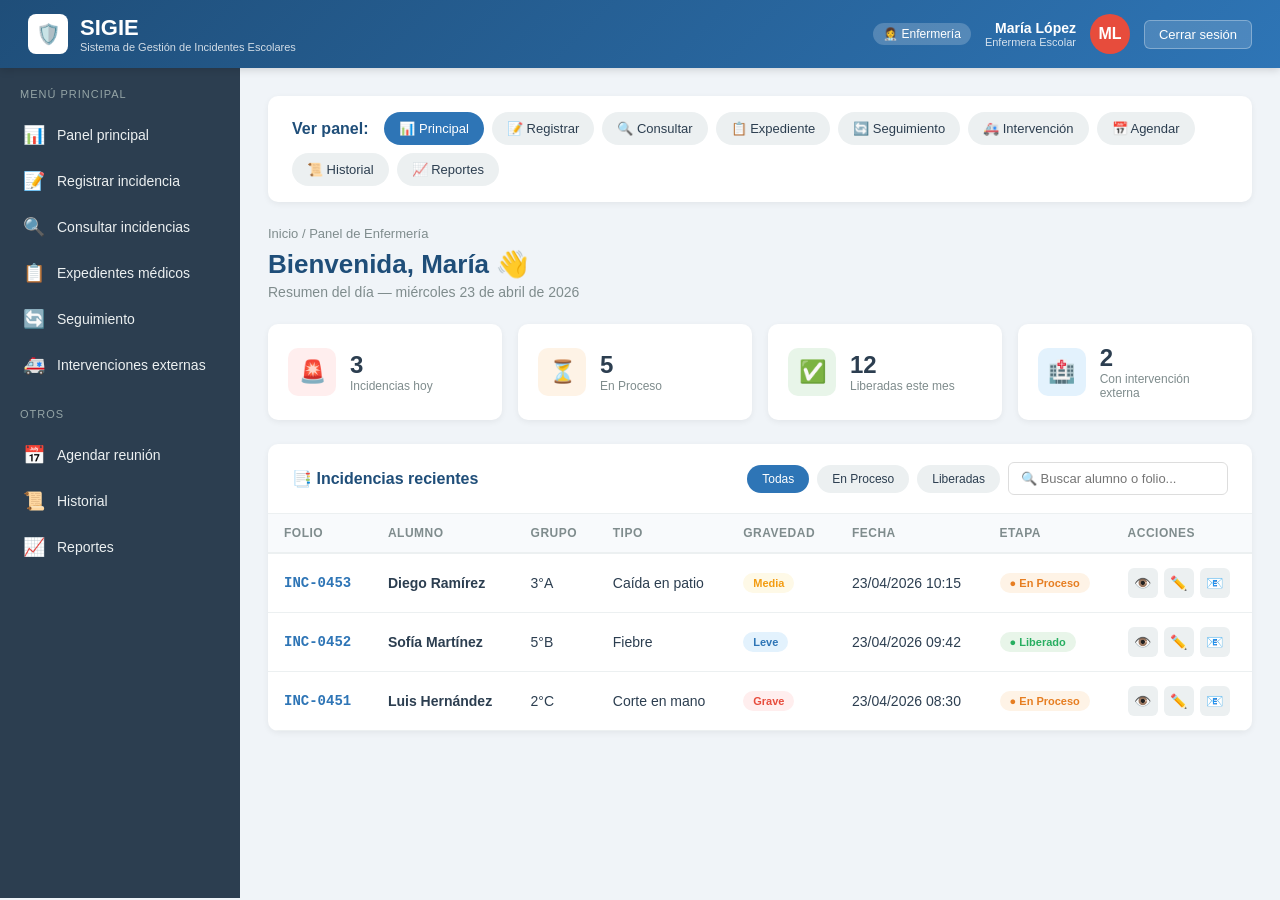
<file: Enfermera.html>
<!DOCTYPE html>
<html lang="es">
<head>
<meta charset="UTF-8">
<title>SIGIE - Panel de Enfermería Completo</title>
<style>
  * { margin: 0; padding: 0; box-sizing: border-box; font-family: 'Segoe UI', Arial, sans-serif; }
  body { background: #f0f4f8; color: #2c3e50; }
 
  /* ===== HEADER ===== */
  .header {
    background: linear-gradient(135deg, #1F4E79 0%, #2E75B6 100%);
    color: white;
    padding: 14px 28px;
    display: flex;
    justify-content: space-between;
    align-items: center;
    box-shadow: 0 2px 8px rgba(0,0,0,0.15);
    position: sticky;
    top: 0;
    z-index: 100;
  }
  .logo {
    display: flex;
    align-items: center;
    gap: 12px;
    font-size: 22px;
    font-weight: bold;
  }
  .logo-icon {
    background: white;
    color: #1F4E79;
    width: 40px; height: 40px;
    border-radius: 8px;
    display: flex; align-items: center; justify-content: center;
    font-size: 20px;
  }
  .user-info { display: flex; align-items: center; gap: 14px; }
  .user-avatar {
    width: 40px; height: 40px;
    border-radius: 50%;
    background: #e74c3c;
    display: flex; align-items: center; justify-content: center;
    font-weight: bold; font-size: 16px;
  }
  .user-role {
    background: rgba(255,255,255,0.2);
    padding: 4px 10px;
    border-radius: 12px;
    font-size: 12px;
  }
  .btn-logout {
    background: rgba(255,255,255,0.15);
    border: 1px solid rgba(255,255,255,0.3);
    color: white;
    padding: 6px 14px;
    border-radius: 6px;
    cursor: pointer;
    font-size: 13px;
  }
 
  /* ===== LAYOUT ===== */
  .container { display: flex; min-height: calc(100vh - 70px); }
 
  /* ===== SIDEBAR ===== */
  .sidebar {
    width: 240px;
    background: #2c3e50;
    color: white;
    padding: 20px 0;
    flex-shrink: 0;
  }
  .sidebar-title {
    padding: 0 20px 12px;
    font-size: 11px;
    text-transform: uppercase;
    letter-spacing: 1px;
    color: #95a5a6;
  }
  .menu-item {
    padding: 12px 20px;
    cursor: pointer;
    display: flex;
    align-items: center;
    gap: 12px;
    font-size: 14px;
    border-left: 3px solid transparent;
    transition: all 0.2s;
    color: #ecf0f1;
  }
  .menu-item:hover { background: #34495e; }
  .menu-item.active {
    background: #34495e;
    border-left-color: #2E75B6;
    color: #5DADE2;
    font-weight: 600;
  }
  .menu-icon { font-size: 18px; width: 22px; text-align: center; }
 
  /* ===== MAIN ===== */
  .main { flex: 1; padding: 28px; overflow-y: auto; }
 
  .breadcrumb {
    font-size: 13px;
    color: #7f8c8d;
    margin-bottom: 8px;
  }
  .page-title {
    font-size: 26px;
    color: #1F4E79;
    margin-bottom: 4px;
  }
  .page-subtitle {
    color: #7f8c8d;
    font-size: 14px;
    margin-bottom: 24px;
  }
 
  /* ===== SELECTOR DE PANEL ===== */
  .panel-selector {
    background: white;
    padding: 16px 24px;
    border-radius: 10px;
    margin-bottom: 24px;
    box-shadow: 0 2px 6px rgba(0,0,0,0.06);
    display: flex;
    gap: 8px;
    flex-wrap: wrap;
    align-items: center;
  }
  .panel-selector strong {
    color: #1F4E79;
    margin-right: 8px;
  }
  .panel-tab {
    padding: 8px 14px;
    border-radius: 20px;
    background: #ecf0f1;
    cursor: pointer;
    font-size: 13px;
    border: 1px solid transparent;
    transition: all 0.2s;
  }
  .panel-tab:hover { background: #d5dbdb; }
  .panel-tab.active {
    background: #2E75B6;
    color: white;
  }
 
  /* Ocultar todos los paneles por defecto */
  .panel-content { display: none; }
  .panel-content.active { display: block; }
 
  /* ===== PANELES COMUNES ===== */
  .card {
    background: white;
    border-radius: 10px;
    box-shadow: 0 2px 6px rgba(0,0,0,0.06);
    margin-bottom: 24px;
    overflow: hidden;
  }
  .card-header {
    padding: 18px 24px;
    border-bottom: 1px solid #ecf0f1;
    display: flex;
    justify-content: space-between;
    align-items: center;
    flex-wrap: wrap;
    gap: 12px;
  }
  .card-title {
    font-size: 16px;
    color: #1F4E79;
    font-weight: 600;
  }
  .card-body { padding: 24px; }
 
  /* ===== FORMULARIOS ===== */
  .form-grid {
    display: grid;
    grid-template-columns: 1fr 1fr;
    gap: 16px;
  }
  .form-grid-full {
    grid-column: 1 / -1;
  }
  .form-group { margin-bottom: 16px; }
  .form-label {
    display: block;
    font-size: 13px;
    font-weight: 600;
    color: #2c3e50;
    margin-bottom: 6px;
  }
  .form-label .req { color: #e74c3c; }
  .form-input, .form-select, .form-textarea {
    width: 100%;
    padding: 10px 12px;
    border: 1px solid #dcdfe3;
    border-radius: 6px;
    font-size: 14px;
    font-family: inherit;
    transition: border 0.2s;
  }
  .form-input:focus, .form-select:focus, .form-textarea:focus {
    outline: none;
    border-color: #2E75B6;
    box-shadow: 0 0 0 3px rgba(46,117,182,0.1);
  }
  .form-textarea { min-height: 100px; resize: vertical; }
  .form-help {
    font-size: 11px;
    color: #95a5a6;
    margin-top: 4px;
  }
  .form-actions {
    display: flex;
    gap: 10px;
    justify-content: flex-end;
    padding-top: 20px;
    border-top: 1px solid #ecf0f1;
    margin-top: 20px;
  }
  .btn {
    padding: 10px 20px;
    border-radius: 6px;
    border: none;
    cursor: pointer;
    font-size: 14px;
    font-weight: 600;
    transition: all 0.2s;
  }
  .btn-primary { background: #2E75B6; color: white; }
  .btn-primary:hover { background: #1F4E79; }
  .btn-success { background: #27ae60; color: white; }
  .btn-danger { background: #e74c3c; color: white; }
  .btn-secondary { background: #ecf0f1; color: #2c3e50; }
  .btn-secondary:hover { background: #d5dbdb; }
 
  /* ===== TABLAS ===== */
  table { width: 100%; border-collapse: collapse; }
  th {
    background: #f8fafc;
    padding: 12px 16px;
    text-align: left;
    font-size: 12px;
    color: #7f8c8d;
    font-weight: 600;
    text-transform: uppercase;
    letter-spacing: 0.5px;
    border-bottom: 2px solid #ecf0f1;
  }
  td {
    padding: 14px 16px;
    border-bottom: 1px solid #ecf0f1;
    font-size: 14px;
  }
  tr:hover { background: #f8fafc; }
 
  .folio {
    font-family: 'Courier New', monospace;
    font-weight: bold;
    color: #2E75B6;
  }
  .badge {
    padding: 4px 10px;
    border-radius: 12px;
    font-size: 11px;
    font-weight: 600;
    display: inline-block;
  }
  .badge-proceso { background: #fef3e6; color: #e67e22; }
  .badge-liberado { background: #e8f5e9; color: #27ae60; }
  .badge-grave { background: #fee; color: #e74c3c; }
  .badge-leve { background: #e3f2fd; color: #2E75B6; }
  .badge-media { background: #fef9e7; color: #f39c12; }
  .badge-pendiente { background: #fff4e6; color: #d35400; }
 
  .action-icons { display: flex; gap: 6px; }
  .icon-btn {
    width: 30px; height: 30px;
    border-radius: 6px;
    border: none;
    cursor: pointer;
    background: #ecf0f1;
    font-size: 14px;
  }
  .icon-btn:hover { background: #d5dbdb; }
 
  .search-box {
    padding: 8px 12px;
    border: 1px solid #ddd;
    border-radius: 6px;
    font-size: 13px;
    min-width: 220px;
  }
  .filter-chip {
    background: #ecf0f1;
    padding: 6px 14px;
    border-radius: 14px;
    font-size: 12px;
    cursor: pointer;
    border: 1px solid transparent;
  }
  .filter-chip.active {
    background: #2E75B6;
    color: white;
  }
 
  /* ===== CARDS RESUMEN ===== */
  .stats {
    display: grid;
    grid-template-columns: repeat(4, 1fr);
    gap: 16px;
    margin-bottom: 24px;
  }
  .stat-card {
    background: white;
    padding: 20px;
    border-radius: 10px;
    box-shadow: 0 2px 6px rgba(0,0,0,0.06);
    display: flex;
    align-items: center;
    gap: 14px;
  }
  .stat-icon {
    width: 48px; height: 48px;
    border-radius: 10px;
    display: flex; align-items: center; justify-content: center;
    font-size: 22px;
  }
  .stat-icon.red { background: #fee; color: #e74c3c; }
  .stat-icon.orange { background: #fef3e6; color: #f39c12; }
  .stat-icon.green { background: #e8f5e9; color: #27ae60; }
  .stat-icon.blue { background: #e3f2fd; color: #2E75B6; }
  .stat-icon.purple { background: #f3e8ff; color: #8e44ad; }
  .stat-number { font-size: 24px; font-weight: bold; color: #2c3e50; }
  .stat-label { font-size: 12px; color: #7f8c8d; }
 
  /* ===== EXPEDIENTE ===== */
  .alumno-card {
    display: flex;
    gap: 16px;
    padding: 20px;
    background: linear-gradient(135deg, #e3f2fd 0%, #f8fafc 100%);
    border-radius: 10px;
    margin-bottom: 20px;
    border-left: 4px solid #2E75B6;
  }
  .alumno-avatar-big {
    width: 80px; height: 80px;
    border-radius: 50%;
    background: #2E75B6;
    color: white;
    display: flex; align-items: center; justify-content: center;
    font-size: 28px;
    font-weight: bold;
  }
  .alumno-datos h4 { color: #1F4E79; font-size: 18px; margin-bottom: 6px; }
  .alumno-datos p { font-size: 13px; color: #34495e; margin: 2px 0; }
 
  .info-grid {
    display: grid;
    grid-template-columns: repeat(3, 1fr);
    gap: 14px;
  }
  .info-box {
    background: #f8fafc;
    padding: 14px;
    border-radius: 8px;
    border-left: 3px solid #2E75B6;
  }
  .info-box-label {
    font-size: 11px;
    color: #7f8c8d;
    text-transform: uppercase;
    letter-spacing: 0.5px;
    margin-bottom: 4px;
  }
  .info-box-value {
    font-size: 15px;
    font-weight: 600;
    color: #2c3e50;
  }
  .info-box.danger { border-left-color: #e74c3c; }
  .info-box.warning { border-left-color: #f39c12; }
  .info-box.success { border-left-color: #27ae60; }
 
  /* ===== TIMELINE SEGUIMIENTO ===== */
  .timeline {
    position: relative;
    padding-left: 28px;
  }
  .timeline::before {
    content: '';
    position: absolute;
    left: 10px; top: 0; bottom: 0;
    width: 2px;
    background: #ecf0f1;
  }
  .timeline-item {
    position: relative;
    padding-bottom: 20px;
  }
  .timeline-item::before {
    content: '';
    position: absolute;
    left: -22px;
    top: 4px;
    width: 14px; height: 14px;
    border-radius: 50%;
    background: #2E75B6;
    border: 3px solid white;
    box-shadow: 0 0 0 2px #2E75B6;
  }
  .timeline-item.done::before { background: #27ae60; box-shadow: 0 0 0 2px #27ae60; }
  .timeline-item.pending::before { background: #f39c12; box-shadow: 0 0 0 2px #f39c12; }
  .timeline-date { font-size: 12px; color: #7f8c8d; margin-bottom: 4px; }
  .timeline-title { font-weight: 600; color: #2c3e50; margin-bottom: 4px; }
  .timeline-desc { font-size: 13px; color: #34495e; }
 
  /* ===== ETAPA ===== */
  .etapa-selector {
    display: flex;
    gap: 12px;
    margin-bottom: 20px;
  }
  .etapa-option {
    flex: 1;
    padding: 16px;
    border: 2px solid #ecf0f1;
    border-radius: 10px;
    text-align: center;
    cursor: pointer;
    transition: all 0.2s;
  }
  .etapa-option.active {
    border-color: #f39c12;
    background: #fff4e6;
  }
  .etapa-option.active.liberado {
    border-color: #27ae60;
    background: #e8f5e9;
  }
  .etapa-emoji { font-size: 28px; margin-bottom: 6px; }
  .etapa-name { font-weight: 600; }
  .etapa-desc { font-size: 11px; color: #7f8c8d; margin-top: 4px; }
 
  /* ===== REPORTES ===== */
  .report-grid {
    display: grid;
    grid-template-columns: 2fr 1fr;
    gap: 20px;
  }
  .chart-box {
    background: white;
    padding: 20px;
    border-radius: 10px;
    box-shadow: 0 2px 6px rgba(0,0,0,0.06);
  }
  .bar-chart {
    display: flex;
    align-items: flex-end;
    gap: 14px;
    height: 220px;
    padding: 20px 0;
    border-bottom: 2px solid #ecf0f1;
  }
  .bar-item {
    flex: 1;
    display: flex;
    flex-direction: column;
    align-items: center;
  }
  .bar {
    width: 100%;
    background: linear-gradient(to top, #2E75B6, #5DADE2);
    border-radius: 6px 6px 0 0;
    position: relative;
    transition: all 0.3s;
  }
  .bar-value {
    position: absolute;
    top: -22px;
    left: 50%;
    transform: translateX(-50%);
    font-size: 12px;
    font-weight: 600;
    color: #2c3e50;
  }
  .bar-label {
    margin-top: 8px;
    font-size: 12px;
    color: #7f8c8d;
  }
  .legend {
    display: flex;
    gap: 14px;
    margin-top: 16px;
    flex-wrap: wrap;
  }
  .legend-item {
    display: flex;
    align-items: center;
    gap: 6px;
    font-size: 12px;
  }
  .legend-color {
    width: 14px; height: 14px;
    border-radius: 3px;
  }
 
  .pie-wrapper {
    display: flex;
    justify-content: center;
    margin: 20px 0;
  }
  .pie {
    width: 180px; height: 180px;
    border-radius: 50%;
    background: conic-gradient(
      #e74c3c 0% 25%,
      #f39c12 25% 55%,
      #27ae60 55% 85%,
      #2E75B6 85% 100%
    );
    position: relative;
  }
  .pie::after {
    content: '';
    position: absolute;
    inset: 40px;
    background: white;
    border-radius: 50%;
  }
 
  /* ===== SECCIONES TÍTULO ===== */
  h3.section-title {
    font-size: 15px;
    color: #1F4E79;
    margin-bottom: 14px;
    padding-bottom: 8px;
    border-bottom: 2px solid #2E75B6;
  }
 
  .empty-note {
    text-align: center;
    padding: 40px 20px;
    color: #95a5a6;
    font-size: 13px;
  }
 
  /* ===== CALENDARIO ===== */
  .calendar {
    display: grid;
    grid-template-columns: repeat(7, 1fr);
    gap: 4px;
    margin-top: 16px;
  }
  .cal-head {
    background: #f8fafc;
    padding: 8px;
    text-align: center;
    font-size: 11px;
    font-weight: 600;
    color: #7f8c8d;
    text-transform: uppercase;
  }
  .cal-day {
    background: white;
    border: 1px solid #ecf0f1;
    padding: 10px 6px;
    min-height: 70px;
    font-size: 12px;
    cursor: pointer;
  }
  .cal-day:hover { background: #f8fafc; }
  .cal-day.today {
    background: #e3f2fd;
    border-color: #2E75B6;
    font-weight: bold;
  }
  .cal-day.has-event { background: #fff4e6; }
  .cal-event {
    font-size: 10px;
    background: #e67e22;
    color: white;
    padding: 2px 4px;
    border-radius: 3px;
    margin-top: 4px;
    overflow: hidden;
    text-overflow: ellipsis;
    white-space: nowrap;
  }
  .cal-event.blue { background: #2E75B6; }
  .cal-event.green { background: #27ae60; }
</style>
</head>
<body>
 
<!-- ===== HEADER ===== -->
<div class="header">
  <div class="logo">
    <div class="logo-icon">🛡️</div>
    <div>
      SIGIE
      <div style="font-size:11px; font-weight:normal; opacity:0.8;">Sistema de Gestión de Incidentes Escolares</div>
    </div>
  </div>
  <div class="user-info">
    <span class="user-role">👩‍⚕️ Enfermería</span>
    <div style="text-align:right;">
      <div style="font-weight:600; font-size:14px;">María López</div>
      <div style="font-size:11px; opacity:0.8;">Enfermera Escolar</div>
    </div>
    <div class="user-avatar">ML</div>
    <button class="btn-logout">Cerrar sesión</button>
  </div>
</div>
 
<div class="container">
 
  <!-- ===== SIDEBAR ===== -->
  <div class="sidebar">
    <div class="sidebar-title">Menú Principal</div>
    <div class="menu-item" onclick="show('panel')"><span class="menu-icon">📊</span> Panel principal</div>
    <div class="menu-item" onclick="show('registrar')"><span class="menu-icon">📝</span> Registrar incidencia</div>
    <div class="menu-item" onclick="show('consultar')"><span class="menu-icon">🔍</span> Consultar incidencias</div>
    <div class="menu-item" onclick="show('expediente')"><span class="menu-icon">📋</span> Expedientes médicos</div>
    <div class="menu-item" onclick="show('seguimiento')"><span class="menu-icon">🔄</span> Seguimiento</div>
    <div class="menu-item" onclick="show('intervencion')"><span class="menu-icon">🚑</span> Intervenciones externas</div>
    <div class="sidebar-title" style="margin-top:20px;">Otros</div>
    <div class="menu-item" onclick="show('agendar')"><span class="menu-icon">📅</span> Agendar reunión</div>
    <div class="menu-item" onclick="show('historial')"><span class="menu-icon">📜</span> Historial</div>
    <div class="menu-item" onclick="show('reportes')"><span class="menu-icon">📈</span> Reportes</div>
  </div>
 
  <!-- ===== MAIN ===== -->
  <div class="main">
 
    <!-- SELECTOR RÁPIDO PARA VER TODOS LOS PANELES -->
    <div class="panel-selector">
      <strong>Ver panel:</strong>
      <span class="panel-tab active" onclick="show('panel')">📊 Principal</span>
      <span class="panel-tab" onclick="show('registrar')">📝 Registrar</span>
      <span class="panel-tab" onclick="show('consultar')">🔍 Consultar</span>
      <span class="panel-tab" onclick="show('expediente')">📋 Expediente</span>
      <span class="panel-tab" onclick="show('seguimiento')">🔄 Seguimiento</span>
      <span class="panel-tab" onclick="show('intervencion')">🚑 Intervención</span>
      <span class="panel-tab" onclick="show('agendar')">📅 Agendar</span>
      <span class="panel-tab" onclick="show('historial')">📜 Historial</span>
      <span class="panel-tab" onclick="show('reportes')">📈 Reportes</span>
    </div>
 
    <!-- ========================= -->
    <!-- PANEL 1: PRINCIPAL         -->
    <!-- ========================= -->
    <div class="panel-content active" id="panel">
      <div class="breadcrumb">Inicio / Panel de Enfermería</div>
      <h1 class="page-title">Bienvenida, María 👋</h1>
      <p class="page-subtitle">Resumen del día — miércoles 23 de abril de 2026</p>
 
      <div class="stats">
        <div class="stat-card"><div class="stat-icon red">🚨</div><div><div class="stat-number">3</div><div class="stat-label">Incidencias hoy</div></div></div>
        <div class="stat-card"><div class="stat-icon orange">⏳</div><div><div class="stat-number">5</div><div class="stat-label">En Proceso</div></div></div>
        <div class="stat-card"><div class="stat-icon green">✅</div><div><div class="stat-number">12</div><div class="stat-label">Liberadas este mes</div></div></div>
        <div class="stat-card"><div class="stat-icon blue">🏥</div><div><div class="stat-number">2</div><div class="stat-label">Con intervención externa</div></div></div>
      </div>
 
      <div class="card">
        <div class="card-header">
          <div class="card-title">📑 Incidencias recientes</div>
          <div style="display:flex;gap:8px;align-items:center;">
            <span class="filter-chip active">Todas</span>
            <span class="filter-chip">En Proceso</span>
            <span class="filter-chip">Liberadas</span>
            <input class="search-box" placeholder="🔍 Buscar alumno o folio...">
          </div>
        </div>
        <table>
          <thead><tr><th>Folio</th><th>Alumno</th><th>Grupo</th><th>Tipo</th><th>Gravedad</th><th>Fecha</th><th>Etapa</th><th>Acciones</th></tr></thead>
          <tbody>
            <tr><td class="folio">INC-0453</td><td><strong>Diego Ramírez</strong></td><td>3°A</td><td>Caída en patio</td><td><span class="badge badge-media">Media</span></td><td>23/04/2026 10:15</td><td><span class="badge badge-proceso">● En Proceso</span></td><td><div class="action-icons"><button class="icon-btn">👁️</button><button class="icon-btn">✏️</button><button class="icon-btn">📧</button></div></td></tr>
            <tr><td class="folio">INC-0452</td><td><strong>Sofía Martínez</strong></td><td>5°B</td><td>Fiebre</td><td><span class="badge badge-leve">Leve</span></td><td>23/04/2026 09:42</td><td><span class="badge badge-liberado">● Liberado</span></td><td><div class="action-icons"><button class="icon-btn">👁️</button><button class="icon-btn">✏️</button><button class="icon-btn">📧</button></div></td></tr>
            <tr><td class="folio">INC-0451</td><td><strong>Luis Hernández</strong></td><td>2°C</td><td>Corte en mano</td><td><span class="badge badge-grave">Grave</span></td><td>23/04/2026 08:30</td><td><span class="badge badge-proceso">● En Proceso</span></td><td><div class="action-icons"><button class="icon-btn">👁️</button><button class="icon-btn">✏️</button><button class="icon-btn">📧</button></div></td></tr>
          </tbody>
        </table>
      </div>
    </div>
 
    <!-- ========================= -->
    <!-- PANEL 2: REGISTRAR         -->
    <!-- ========================= -->
    <div class="panel-content" id="registrar">
      <div class="breadcrumb">Inicio / Registrar incidencia</div>
      <h1 class="page-title">📝 Registrar nueva incidencia</h1>
      <p class="page-subtitle">Complete el formulario para registrar un nuevo incidente. Los campos marcados con <span style="color:#e74c3c;">*</span> son obligatorios.</p>
 
      <div class="card">
        <div class="card-header">
          <div class="card-title">🩺 Datos del incidente</div>
          <span class="badge badge-pendiente">Nuevo registro</span>
        </div>
        <div class="card-body">
 
          <h3 class="section-title">👦 Datos del alumno</h3>
          <div class="form-grid">
            <div class="form-group">
              <label class="form-label">Nombre del alumno <span class="req">*</span></label>
              <input class="form-input" placeholder="Ej. Diego Ramírez López" value="Diego Ramírez López">
              <div class="form-help">El sistema autocompleta al escribir el nombre</div>
            </div>
            <div class="form-group">
              <label class="form-label">Grupo <span class="req">*</span></label>
              <select class="form-select">
                <option>Seleccione grupo</option>
                <option>1°A</option><option>2°A</option>
                <option selected>3°A</option>
                <option>4°A</option><option>5°A</option><option>6°A</option>
              </select>
            </div>
          </div>
 
          <h3 class="section-title" style="margin-top:20px;">📋 Detalles del incidente</h3>
          <div class="form-grid">
            <div class="form-group">
              <label class="form-label">Tipo de incidencia <span class="req">*</span></label>
              <select class="form-select">
                <option>Seleccione tipo</option>
                <option selected>Caída</option>
                <option>Golpe</option><option>Corte / Herida</option>
                <option>Fiebre</option><option>Desmayo</option>
                <option>Reacción alérgica</option><option>Otro</option>
              </select>
            </div>
            <div class="form-group">
              <label class="form-label">Nivel de gravedad <span class="req">*</span></label>
              <select class="form-select">
                <option>Seleccione gravedad</option>
                <option>Leve</option>
                <option selected>Media</option>
                <option>Grave</option>
              </select>
            </div>
            <div class="form-group">
              <label class="form-label">Fecha <span class="req">*</span></label>
              <input class="form-input" type="date" value="2026-04-23">
            </div>
            <div class="form-group">
              <label class="form-label">Hora <span class="req">*</span></label>
              <input class="form-input" type="time" value="10:15">
            </div>
            <div class="form-group form-grid-full">
              <label class="form-label">Lugar del incidente</label>
              <input class="form-input" placeholder="Ej. Patio principal, salón 12, cancha..." value="Patio principal">
            </div>
            <div class="form-group form-grid-full">
              <label class="form-label">Descripción del incidente <span class="req">*</span></label>
              <textarea class="form-textarea" placeholder="Describa lo ocurrido con detalle...">El alumno sufrió una caída durante el recreo al correr en el patio principal. Presenta raspón en la rodilla derecha sin sangrado abundante.</textarea>
            </div>
          </div>
 
          <h3 class="section-title" style="margin-top:20px;">🏥 Valoración médica inicial</h3>
          <div class="form-grid">
            <div class="form-group form-grid-full">
              <label class="form-label">Síntomas observados</label>
              <textarea class="form-textarea" placeholder="Raspón, inflamación, dolor..." style="min-height:70px;">Raspón superficial, ligera inflamación, dolor al movimiento.</textarea>
            </div>
            <div class="form-group form-grid-full">
              <label class="form-label">Atención brindada</label>
              <textarea class="form-textarea" placeholder="Curación, aplicación de hielo, reposo..." style="min-height:70px;">Limpieza con suero fisiológico, aplicación de antiséptico y vendaje. Reposo en enfermería.</textarea>
            </div>
          </div>
 
          <div class="form-actions">
            <button class="btn btn-secondary">Cancelar</button>
            <button class="btn btn-secondary">Guardar borrador</button>
            <button class="btn btn-primary">💾 Registrar incidencia</button>
          </div>
        </div>
      </div>
    </div>
 
    <!-- ========================= -->
    <!-- PANEL 3: CONSULTAR         -->
    <!-- ========================= -->
    <div class="panel-content" id="consultar">
      <div class="breadcrumb">Inicio / Consultar incidencias</div>
      <h1 class="page-title">🔍 Consultar incidencias</h1>
      <p class="page-subtitle">Filtra y consulta los incidentes registrados en el sistema</p>
 
      <div class="card">
        <div class="card-header">
          <div class="card-title">🎯 Filtros de búsqueda</div>
        </div>
        <div class="card-body">
          <div class="form-grid">
            <div class="form-group">
              <label class="form-label">Buscar por alumno o folio</label>
              <input class="form-input" placeholder="Ej. Diego Ramírez o INC-0453">
            </div>
            <div class="form-group">
              <label class="form-label">Grupo</label>
              <select class="form-select"><option>Todos</option><option>3°A</option><option>5°B</option></select>
            </div>
            <div class="form-group">
              <label class="form-label">Tipo de incidencia</label>
              <select class="form-select"><option>Todos</option><option>Caída</option><option>Fiebre</option><option>Golpe</option></select>
            </div>
            <div class="form-group">
              <label class="form-label">Gravedad</label>
              <select class="form-select"><option>Todas</option><option>Leve</option><option>Media</option><option>Grave</option></select>
            </div>
            <div class="form-group">
              <label class="form-label">Desde</label>
              <input class="form-input" type="date" value="2026-04-01">
            </div>
            <div class="form-group">
              <label class="form-label">Hasta</label>
              <input class="form-input" type="date" value="2026-04-23">
            </div>
            <div class="form-group">
              <label class="form-label">Etapa</label>
              <select class="form-select"><option>Todas</option><option>En Proceso</option><option>Liberado</option></select>
            </div>
            <div class="form-group" style="display:flex; align-items:flex-end; gap:8px;">
              <button class="btn btn-primary" style="flex:1;">🔍 Buscar</button>
              <button class="btn btn-secondary">Limpiar</button>
            </div>
          </div>
        </div>
      </div>
 
      <div class="card">
        <div class="card-header">
          <div class="card-title">📑 Resultados (8 incidencias)</div>
          <div><button class="btn btn-secondary">📥 Exportar Excel</button> <button class="btn btn-secondary">📄 Exportar PDF</button></div>
        </div>
        <table>
          <thead><tr><th>Folio</th><th>Alumno</th><th>Grupo</th><th>Tipo</th><th>Gravedad</th><th>Fecha</th><th>Etapa</th><th>Acciones</th></tr></thead>
          <tbody>
            <tr><td class="folio">INC-0453</td><td><strong>Diego Ramírez</strong></td><td>3°A</td><td>Caída</td><td><span class="badge badge-media">Media</span></td><td>23/04/2026</td><td><span class="badge badge-proceso">En Proceso</span></td><td><div class="action-icons"><button class="icon-btn">👁️</button><button class="icon-btn">✏️</button></div></td></tr>
            <tr><td class="folio">INC-0452</td><td><strong>Sofía Martínez</strong></td><td>5°B</td><td>Fiebre</td><td><span class="badge badge-leve">Leve</span></td><td>23/04/2026</td><td><span class="badge badge-liberado">Liberado</span></td><td><div class="action-icons"><button class="icon-btn">👁️</button><button class="icon-btn">✏️</button></div></td></tr>
            <tr><td class="folio">INC-0451</td><td><strong>Luis Hernández</strong></td><td>2°C</td><td>Corte</td><td><span class="badge badge-grave">Grave</span></td><td>23/04/2026</td><td><span class="badge badge-proceso">En Proceso</span></td><td><div class="action-icons"><button class="icon-btn">👁️</button><button class="icon-btn">✏️</button></div></td></tr>
            <tr><td class="folio">INC-0450</td><td><strong>Ana García</strong></td><td>4°A</td><td>Dolor de cabeza</td><td><span class="badge badge-leve">Leve</span></td><td>22/04/2026</td><td><span class="badge badge-liberado">Liberado</span></td><td><div class="action-icons"><button class="icon-btn">👁️</button><button class="icon-btn">✏️</button></div></td></tr>
            <tr><td class="folio">INC-0449</td><td><strong>Pedro Torres</strong></td><td>6°B</td><td>Golpe</td><td><span class="badge badge-media">Media</span></td><td>22/04/2026</td><td><span class="badge badge-proceso">En Proceso</span></td><td><div class="action-icons"><button class="icon-btn">👁️</button><button class="icon-btn">✏️</button></div></td></tr>
            <tr><td class="folio">INC-0448</td><td><strong>María Flores</strong></td><td>1°A</td><td>Caída</td><td><span class="badge badge-leve">Leve</span></td><td>21/04/2026</td><td><span class="badge badge-liberado">Liberado</span></td><td><div class="action-icons"><button class="icon-btn">👁️</button><button class="icon-btn">✏️</button></div></td></tr>
            <tr><td class="folio">INC-0447</td><td><strong>Juan Pérez</strong></td><td>3°B</td><td>Alergia</td><td><span class="badge badge-grave">Grave</span></td><td>20/04/2026</td><td><span class="badge badge-liberado">Liberado</span></td><td><div class="action-icons"><button class="icon-btn">👁️</button><button class="icon-btn">✏️</button></div></td></tr>
            <tr><td class="folio">INC-0446</td><td><strong>Carla Ruiz</strong></td><td>4°C</td><td>Fiebre</td><td><span class="badge badge-leve">Leve</span></td><td>19/04/2026</td><td><span class="badge badge-liberado">Liberado</span></td><td><div class="action-icons"><button class="icon-btn">👁️</button><button class="icon-btn">✏️</button></div></td></tr>
          </tbody>
        </table>
      </div>
    </div>
 
    <!-- ========================= -->
    <!-- PANEL 4: EXPEDIENTE MÉDICO -->
    <!-- ========================= -->
    <div class="panel-content" id="expediente">
      <div class="breadcrumb">Inicio / Expedientes médicos</div>
      <h1 class="page-title">📋 Expediente médico del alumno</h1>
      <p class="page-subtitle">Información clínica completa del estudiante</p>
 
      <div class="card">
        <div class="card-body">
          <div style="display:flex; gap:10px; margin-bottom:16px;">
            <input class="form-input" placeholder="🔍 Buscar alumno por nombre, grupo o matrícula..." style="flex:1;">
            <button class="btn btn-primary">Buscar</button>
          </div>
 
          <div class="alumno-card">
            <div class="alumno-avatar-big">DR</div>
            <div class="alumno-datos" style="flex:1;">
              <h4>Diego Ramírez López</h4>
              <p>🎓 <strong>Matrícula:</strong> 2024-0453 &nbsp;|&nbsp; 📚 <strong>Grupo:</strong> 3°A</p>
              <p>🎂 <strong>Edad:</strong> 8 años &nbsp;|&nbsp; <strong>Nacimiento:</strong> 12/03/2018</p>
              <p>👨‍👩‍👧 <strong>Tutor:</strong> Luis Ramírez Gómez &nbsp;|&nbsp; 📞 833-123-4567</p>
              <p>📧 luis.ramirez@correo.com &nbsp;|&nbsp; 🏠 Av. Reforma 124, Col. Centro</p>
            </div>
            <button class="btn btn-primary">✏️ Editar</button>
          </div>
 
          <h3 class="section-title">🩺 Datos médicos</h3>
          <div class="info-grid">
            <div class="info-box"><div class="info-box-label">Tipo de sangre</div><div class="info-box-value">O+</div></div>
            <div class="info-box danger"><div class="info-box-label">⚠️ Alergias</div><div class="info-box-value">Penicilina, Polen</div></div>
            <div class="info-box warning"><div class="info-box-label">Padecimientos</div><div class="info-box-value">Asma leve</div></div>
            <div class="info-box"><div class="info-box-label">Medicamentos</div><div class="info-box-value">Salbutamol (inhalador)</div></div>
            <div class="info-box success"><div class="info-box-label">Vacunas al día</div><div class="info-box-value">✅ Sí</div></div>
            <div class="info-box"><div class="info-box-label">Seguro médico</div><div class="info-box-value">IMSS</div></div>
          </div>
 
          <h3 class="section-title" style="margin-top:24px;">📞 Contactos de emergencia</h3>
          <div class="info-grid">
            <div class="info-box"><div class="info-box-label">Primario</div><div class="info-box-value">Luis Ramírez · 833-123-4567</div></div>
            <div class="info-box"><div class="info-box-label">Secundario</div><div class="info-box-value">Ana López · 833-987-6543</div></div>
            <div class="info-box"><div class="info-box-label">Médico particular</div><div class="info-box-value">Dr. Pérez · 833-555-1212</div></div>
          </div>
 
          <h3 class="section-title" style="margin-top:24px;">📅 Incidencias recientes del alumno</h3>
          <table>
            <thead><tr><th>Folio</th><th>Fecha</th><th>Tipo</th><th>Gravedad</th><th>Etapa</th></tr></thead>
            <tbody>
              <tr><td class="folio">INC-0453</td><td>23/04/2026</td><td>Caída en patio</td><td><span class="badge badge-media">Media</span></td><td><span class="badge badge-proceso">En Proceso</span></td></tr>
              <tr><td class="folio">INC-0421</td><td>15/03/2026</td><td>Crisis asmática</td><td><span class="badge badge-grave">Grave</span></td><td><span class="badge badge-liberado">Liberado</span></td></tr>
              <tr><td class="folio">INC-0389</td><td>10/02/2026</td><td>Raspón</td><td><span class="badge badge-leve">Leve</span></td><td><span class="badge badge-liberado">Liberado</span></td></tr>
              <tr><td class="folio">INC-0312</td><td>05/12/2025</td><td>Fiebre</td><td><span class="badge badge-leve">Leve</span></td><td><span class="badge badge-liberado">Liberado</span></td></tr>
            </tbody>
          </table>
        </div>
      </div>
    </div>
 
    <!-- ========================= -->
    <!-- PANEL 5: SEGUIMIENTO       -->
    <!-- ========================= -->
    <div class="panel-content" id="seguimiento">
      <div class="breadcrumb">Inicio / Seguimiento</div>
      <h1 class="page-title">🔄 Seguimiento de incidencia</h1>
      <p class="page-subtitle">Folio: <strong>INC-0453</strong> · Diego Ramírez López · 3°A</p>
 
      <div class="card">
        <div class="card-header">
          <div class="card-title">📍 Etapa actual de la incidencia</div>
        </div>
        <div class="card-body">
          <div class="etapa-selector">
            <div class="etapa-option active">
              <div class="etapa-emoji">⏳</div>
              <div class="etapa-name">En Proceso</div>
              <div class="etapa-desc">Incidencia activa y en atención</div>
            </div>
            <div class="etapa-option liberado">
              <div class="etapa-emoji">✅</div>
              <div class="etapa-name">Liberado</div>
              <div class="etapa-desc">Alumno recuperado y dado de alta</div>
            </div>
          </div>
 
          <div class="form-group">
            <label class="form-label">Motivo del cambio de etapa</label>
            <textarea class="form-textarea" placeholder="Explica por qué se cambia la etapa..." style="min-height:70px;"></textarea>
          </div>
          <div class="form-group">
            <label style="display:flex; align-items:center; gap:8px; font-size:13px;">
              <input type="checkbox" checked> Notificar al tutor sobre este cambio
            </label>
          </div>
          <button class="btn btn-success">💾 Actualizar etapa</button>
        </div>
      </div>
 
      <div class="card">
        <div class="card-header">
          <div class="card-title">📋 Registrar nueva acción de seguimiento</div>
        </div>
        <div class="card-body">
          <div class="form-grid">
            <div class="form-group">
              <label class="form-label">Tipo de acción <span class="req">*</span></label>
              <select class="form-select">
                <option>Reunión con padres</option><option>Sanción</option>
                <option>Derivación médica</option><option>Atención de enfermería</option>
                <option>Observación</option>
              </select>
            </div>
            <div class="form-group">
              <label class="form-label">Responsable <span class="req">*</span></label>
              <input class="form-input" value="María López (Enfermera)">
            </div>
            <div class="form-group">
              <label class="form-label">Fecha de seguimiento</label>
              <input class="form-input" type="date" value="2026-04-23">
            </div>
            <div class="form-group">
              <label class="form-label">Estado</label>
              <select class="form-select"><option>Pendiente</option><option>En curso</option><option>Cumplido</option></select>
            </div>
            <div class="form-group form-grid-full">
              <label class="form-label">Observaciones</label>
              <textarea class="form-textarea" placeholder="Describe la acción realizada o a realizar..."></textarea>
            </div>
          </div>
          <div class="form-actions">
            <button class="btn btn-secondary">Cancelar</button>
            <button class="btn btn-primary">➕ Agregar seguimiento</button>
          </div>
        </div>
      </div>
 
      <div class="card">
        <div class="card-header">
          <div class="card-title">🕒 Línea de tiempo del seguimiento</div>
        </div>
        <div class="card-body">
          <div class="timeline">
            <div class="timeline-item">
              <div class="timeline-date">23/04/2026 - 11:30</div>
              <div class="timeline-title">⏳ Observación en enfermería</div>
              <div class="timeline-desc">Alumno en reposo. Se monitorea por 30 min. Responsable: María López</div>
            </div>
            <div class="timeline-item done">
              <div class="timeline-date">23/04/2026 - 10:30</div>
              <div class="timeline-title">✅ Atención de enfermería</div>
              <div class="timeline-desc">Curación de raspón, aplicación de antiséptico y vendaje. Responsable: María López</div>
            </div>
            <div class="timeline-item done">
              <div class="timeline-date">23/04/2026 - 10:20</div>
              <div class="timeline-title">✅ Notificación al tutor</div>
              <div class="timeline-desc">Correo enviado a luis.ramirez@correo.com. Estado: Entregado</div>
            </div>
            <div class="timeline-item done">
              <div class="timeline-date">23/04/2026 - 10:15</div>
              <div class="timeline-title">📝 Incidencia registrada</div>
              <div class="timeline-desc">Folio INC-0453 creado. Responsable: María López</div>
            </div>
            <div class="timeline-item pending">
              <div class="timeline-date">24/04/2026 - 10:00 (programado)</div>
              <div class="timeline-title">📅 Reunión con tutor</div>
              <div class="timeline-desc">Pendiente · Reunión virtual para revisar protocolo de seguridad</div>
            </div>
          </div>
        </div>
      </div>
    </div>
 
    <!-- ========================= -->
    <!-- PANEL 6: INTERVENCIÓN      -->
    <!-- ========================= -->
    <div class="panel-content" id="intervencion">
      <div class="breadcrumb">Inicio / Intervenciones externas</div>
      <h1 class="page-title">🚑 Intervenciones externas</h1>
      <p class="page-subtitle">Registra apoyo externo durante un incidente: IMSS, ambulancia, policía, protección civil</p>
 
      <div class="card">
        <div class="card-header">
          <div class="card-title">➕ Registrar nueva intervención</div>
        </div>
        <div class="card-body">
          <div class="form-grid">
            <div class="form-group">
              <label class="form-label">Folio de incidencia vinculada <span class="req">*</span></label>
              <input class="form-input" value="INC-0451" placeholder="Ej. INC-0451">
            </div>
            <div class="form-group">
              <label class="form-label">Tipo de intervención <span class="req">*</span></label>
              <select class="form-select">
                <option>Servicios médicos (IMSS)</option>
                <option>Ambulancia privada</option>
                <option>Cruz Roja</option>
                <option>Policía</option>
                <option>Protección Civil</option>
                <option>Bomberos</option>
              </select>
            </div>
            <div class="form-group">
              <label class="form-label">Entidad / Institución <span class="req">*</span></label>
              <input class="form-input" placeholder="Ej. IMSS Clínica 13">
            </div>
            <div class="form-group">
              <label class="form-label">Hora de solicitud</label>
              <input class="form-input" type="time">
            </div>
            <div class="form-group">
              <label class="form-label">Número de reporte</label>
              <input class="form-input" placeholder="Folio externo">
            </div>
            <div class="form-group">
              <label class="form-label">Contacto de seguimiento</label>
              <input class="form-input" placeholder="Teléfono / correo">
            </div>
            <div class="form-group form-grid-full">
              <label class="form-label">Observaciones</label>
              <textarea class="form-textarea" placeholder="Describe la intervención..."></textarea>
            </div>
          </div>
          <div class="form-actions">
            <button class="btn btn-secondary">Cancelar</button>
            <button class="btn btn-primary">💾 Registrar intervención</button>
          </div>
        </div>
      </div>
 
      <div class="card">
        <div class="card-header">
          <div class="card-title">📋 Intervenciones externas registradas</div>
        </div>
        <table>
          <thead><tr><th>Folio INC</th><th>Alumno</th><th>Tipo</th><th>Entidad</th><th>Hora</th><th>Reporte</th><th>Contacto</th><th>Acción</th></tr></thead>
          <tbody>
            <tr><td class="folio">INC-0451</td><td>Luis Hernández</td><td>Ambulancia</td><td>Cruz Roja</td><td>08:45</td><td>CR-2026-0091</td><td>833-111-2222</td><td><button class="icon-btn">👁️</button></td></tr>
            <tr><td class="folio">INC-0421</td><td>Diego Ramírez</td><td>IMSS</td><td>Clínica 13</td><td>11:20</td><td>IMSS-00445</td><td>833-444-5555</td><td><button class="icon-btn">👁️</button></td></tr>
          </tbody>
        </table>
      </div>
    </div>
 
    <!-- ========================= -->
    <!-- PANEL 7: AGENDAR           -->
    <!-- ========================= -->
    <div class="panel-content" id="agendar">
      <div class="breadcrumb">Inicio / Agendar reunión</div>
      <h1 class="page-title">📅 Programar sesión de seguimiento</h1>
      <p class="page-subtitle">Agenda reuniones con padres, docentes u orientadores</p>
 
      <div class="card">
        <div class="card-header">
          <div class="card-title">➕ Nueva reunión</div>
        </div>
        <div class="card-body">
          <div class="form-grid">
            <div class="form-group">
              <label class="form-label">Incidencia vinculada</label>
              <input class="form-input" value="INC-0453 - Diego Ramírez">
            </div>
            <div class="form-group">
              <label class="form-label">Tipo de reunión</label>
              <select class="form-select"><option>Presencial</option><option>Virtual (Videollamada)</option><option>Telefónica</option></select>
            </div>
            <div class="form-group">
              <label class="form-label">Fecha</label>
              <input class="form-input" type="date" value="2026-04-24">
            </div>
            <div class="form-group">
              <label class="form-label">Hora</label>
              <input class="form-input" type="time" value="10:00">
            </div>
            <div class="form-group form-grid-full">
              <label class="form-label">Participantes</label>
              <input class="form-input" placeholder="Correos separados por coma" value="luis.ramirez@correo.com, director@sigie.edu.mx">
            </div>
            <div class="form-group form-grid-full">
              <label class="form-label">Asunto / Motivo</label>
              <textarea class="form-textarea" placeholder="Describe el motivo...">Seguimiento de incidente — revisión del protocolo y valoración médica actualizada</textarea>
            </div>
          </div>
          <div class="form-actions">
            <button class="btn btn-secondary">Cancelar</button>
            <button class="btn btn-primary">📧 Agendar y enviar invitaciones</button>
          </div>
        </div>
      </div>
 
      <div class="card">
        <div class="card-header">
          <div class="card-title">🗓️ Calendario · Abril 2026</div>
        </div>
        <div class="card-body">
          <div class="calendar">
            <div class="cal-head">LUN</div><div class="cal-head">MAR</div><div class="cal-head">MIÉ</div><div class="cal-head">JUE</div><div class="cal-head">VIE</div><div class="cal-head">SÁB</div><div class="cal-head">DOM</div>
            <div class="cal-day">20</div>
            <div class="cal-day has-event">21<div class="cal-event blue">Reunión director</div></div>
            <div class="cal-day">22</div>
            <div class="cal-day today">23<div class="cal-event">Revisión INC-0453</div></div>
            <div class="cal-day has-event">24<div class="cal-event">Reunión tutor Diego</div></div>
            <div class="cal-day">25</div>
            <div class="cal-day">26</div>
            <div class="cal-day">27</div>
            <div class="cal-day has-event">28<div class="cal-event green">Simulacro</div></div>
            <div class="cal-day">29</div>
            <div class="cal-day has-event">30<div class="cal-event blue">Junta mensual</div></div>
            <div class="cal-day">1</div><div class="cal-day">2</div><div class="cal-day">3</div>
          </div>
        </div>
      </div>
    </div>
 
    <!-- ========================= -->
    <!-- PANEL 8: HISTORIAL         -->
    <!-- ========================= -->
    <div class="panel-content" id="historial">
      <div class="breadcrumb">Inicio / Historial</div>
      <h1 class="page-title">📜 Historial de incidentes</h1>
      <p class="page-subtitle">Consulta el historial completo por alumno con filtros y exportación</p>
 
      <div class="card">
        <div class="card-body">
          <div style="display:flex; gap:10px; margin-bottom:16px;">
            <input class="form-input" placeholder="🔍 Nombre del alumno..." style="flex:1;" value="Diego Ramírez López">
            <select class="form-select" style="width:160px;"><option>Todo el año</option><option>Últimos 30 días</option><option>Últimos 90 días</option></select>
            <button class="btn btn-primary">Buscar</button>
            <button class="btn btn-secondary">📥 Exportar</button>
          </div>
 
          <div class="alumno-card" style="padding:14px;">
            <div class="alumno-avatar-big" style="width:60px;height:60px;font-size:20px;">DR</div>
            <div class="alumno-datos">
              <h4>Diego Ramírez López · 3°A</h4>
              <p>📊 <strong>Total de incidencias:</strong> 4 &nbsp;|&nbsp; <strong>Último ingreso:</strong> 23/04/2026</p>
              <p>⚠️ <strong>Incidencias graves:</strong> 1 &nbsp;|&nbsp; <strong>Con intervención externa:</strong> 1</p>
            </div>
          </div>
 
          <table>
            <thead><tr><th>Folio</th><th>Fecha</th><th>Tipo</th><th>Gravedad</th><th>Descripción</th><th>Etapa</th><th>Seguimiento</th></tr></thead>
            <tbody>
              <tr>
                <td class="folio">INC-0453</td><td>23/04/2026</td>
                <td>Caída en patio</td>
                <td><span class="badge badge-media">Media</span></td>
                <td>Raspón en rodilla durante recreo</td>
                <td><span class="badge badge-proceso">En Proceso</span></td>
                <td>2 acciones</td>
              </tr>
              <tr>
                <td class="folio">INC-0421</td><td>15/03/2026</td>
                <td>Crisis asmática</td>
                <td><span class="badge badge-grave">Grave</span></td>
                <td>Crisis durante clase de educación física, se solicitó IMSS</td>
                <td><span class="badge badge-liberado">Liberado</span></td>
                <td>5 acciones</td>
              </tr>
              <tr>
                <td class="folio">INC-0389</td><td>10/02/2026</td>
                <td>Raspón</td>
                <td><span class="badge badge-leve">Leve</span></td>
                <td>Raspón en mano por caída en escaleras</td>
                <td><span class="badge badge-liberado">Liberado</span></td>
                <td>1 acción</td>
              </tr>
              <tr>
                <td class="folio">INC-0312</td><td>05/12/2025</td>
                <td>Fiebre</td>
                <td><span class="badge badge-leve">Leve</span></td>
                <td>Fiebre de 38.2°C, se envió a casa</td>
                <td><span class="badge badge-liberado">Liberado</span></td>
                <td>2 acciones</td>
              </tr>
            </tbody>
          </table>
        </div>
      </div>
    </div>
 
    <!-- ========================= -->
    <!-- PANEL 9: REPORTES          -->
    <!-- ========================= -->
    <div class="panel-content" id="reportes">
      <div class="breadcrumb">Inicio / Reportes</div>
      <h1 class="page-title">📈 Reportes y estadísticas</h1>
      <p class="page-subtitle">Visualización de datos sobre incidencias por período, grupo y tipo</p>
 
      <div class="card">
        <div class="card-header">
          <div class="card-title">🎯 Generar reporte</div>
        </div>
        <div class="card-body">
          <div class="form-grid" style="grid-template-columns: repeat(4, 1fr);">
            <div class="form-group">
              <label class="form-label">Período</label>
              <select class="form-select"><option>Mensual</option><option>Bimestral</option><option>Semestral</option><option>Anual</option></select>
            </div>
            <div class="form-group">
              <label class="form-label">Agrupar por</label>
              <select class="form-select"><option>Grupo</option><option>Grado</option><option>Tipo</option><option>Gravedad</option></select>
            </div>
            <div class="form-group">
              <label class="form-label">Formato</label>
              <select class="form-select"><option>PDF</option><option>Excel</option></select>
            </div>
            <div class="form-group" style="display:flex;align-items:flex-end;">
              <button class="btn btn-primary" style="width:100%;">📄 Generar reporte</button>
            </div>
          </div>
        </div>
      </div>
 
      <div class="stats">
        <div class="stat-card"><div class="stat-icon blue">📊</div><div><div class="stat-number">47</div><div class="stat-label">Total del mes</div></div></div>
        <div class="stat-card"><div class="stat-icon red">⚠️</div><div><div class="stat-number">8</div><div class="stat-label">Graves</div></div></div>
        <div class="stat-card"><div class="stat-icon orange">📈</div><div><div class="stat-number">+12%</div><div class="stat-label">vs mes anterior</div></div></div>
        <div class="stat-card"><div class="stat-icon purple">👥</div><div><div class="stat-number">32</div><div class="stat-label">Alumnos distintos</div></div></div>
      </div>
 
      <div class="report-grid">
        <div class="chart-box">
          <h3 class="section-title">📊 Incidencias por mes (2026)</h3>
          <div class="bar-chart">
            <div class="bar-item"><div class="bar" style="height:45%;"><div class="bar-value">18</div></div><div class="bar-label">Ene</div></div>
            <div class="bar-item"><div class="bar" style="height:60%;"><div class="bar-value">24</div></div><div class="bar-label">Feb</div></div>
            <div class="bar-item"><div class="bar" style="height:72%;"><div class="bar-value">29</div></div><div class="bar-label">Mar</div></div>
            <div class="bar-item"><div class="bar" style="height:95%;"><div class="bar-value">47</div></div><div class="bar-label">Abr</div></div>
            <div class="bar-item"><div class="bar" style="height:30%;opacity:0.4;"><div class="bar-value">-</div></div><div class="bar-label">May</div></div>
            <div class="bar-item"><div class="bar" style="height:30%;opacity:0.4;"><div class="bar-value">-</div></div><div class="bar-label">Jun</div></div>
          </div>
          <div class="legend">
            <div class="legend-item"><div class="legend-color" style="background:#2E75B6;"></div> Incidencias registradas</div>
          </div>
        </div>
 
        <div class="chart-box">
          <h3 class="section-title">🥧 Distribución por gravedad</h3>
          <div class="pie-wrapper"><div class="pie"></div></div>
          <div class="legend" style="flex-direction:column; gap:8px;">
            <div class="legend-item"><div class="legend-color" style="background:#e74c3c;"></div> Grave (25%)</div>
            <div class="legend-item"><div class="legend-color" style="background:#f39c12;"></div> Media (30%)</div>
            <div class="legend-item"><div class="legend-color" style="background:#27ae60;"></div> Leve (30%)</div>
            <div class="legend-item"><div class="legend-color" style="background:#2E75B6;"></div> Sin clasificar (15%)</div>
          </div>
        </div>
      </div>
 
      <div class="card" style="margin-top:20px;">
        <div class="card-header">
          <div class="card-title">🏆 Ranking por grupo (abril 2026)</div>
        </div>
        <table>
          <thead><tr><th>Pos.</th><th>Grupo</th><th>Total incidencias</th><th>Leves</th><th>Medias</th><th>Graves</th><th>Tendencia</th></tr></thead>
          <tbody>
            <tr><td><strong>1</strong></td><td>3°A</td><td>9</td><td>5</td><td>3</td><td>1</td><td style="color:#e74c3c;">📈 +3</td></tr>
            <tr><td><strong>2</strong></td><td>5°B</td><td>7</td><td>4</td><td>2</td><td>1</td><td style="color:#f39c12;">📈 +1</td></tr>
            <tr><td><strong>3</strong></td><td>2°C</td><td>6</td><td>3</td><td>2</td><td>1</td><td style="color:#27ae60;">📉 -2</td></tr>
            <tr><td><strong>4</strong></td><td>4°A</td><td>5</td><td>3</td><td>2</td><td>0</td><td style="color:#95a5a6;">= 0</td></tr>
            <tr><td><strong>5</strong></td><td>6°B</td><td>4</td><td>2</td><td>1</td><td>1</td><td style="color:#27ae60;">📉 -1</td></tr>
          </tbody>
        </table>
      </div>
    </div>
 
  </div>
</div>
 
<script>
function show(id) {
  document.querySelectorAll('.panel-content').forEach(el => el.classList.remove('active'));
  document.getElementById(id).classList.add('active');
  document.querySelectorAll('.panel-tab').forEach(el => el.classList.remove('active'));
  event.target.classList.add('active');
  document.querySelectorAll('.sidebar .menu-item').forEach(el => el.classList.remove('active'));
  window.scrollTo({top: 0, behavior: 'smooth'});
}
</script>
 
</body>
</html>
</file>
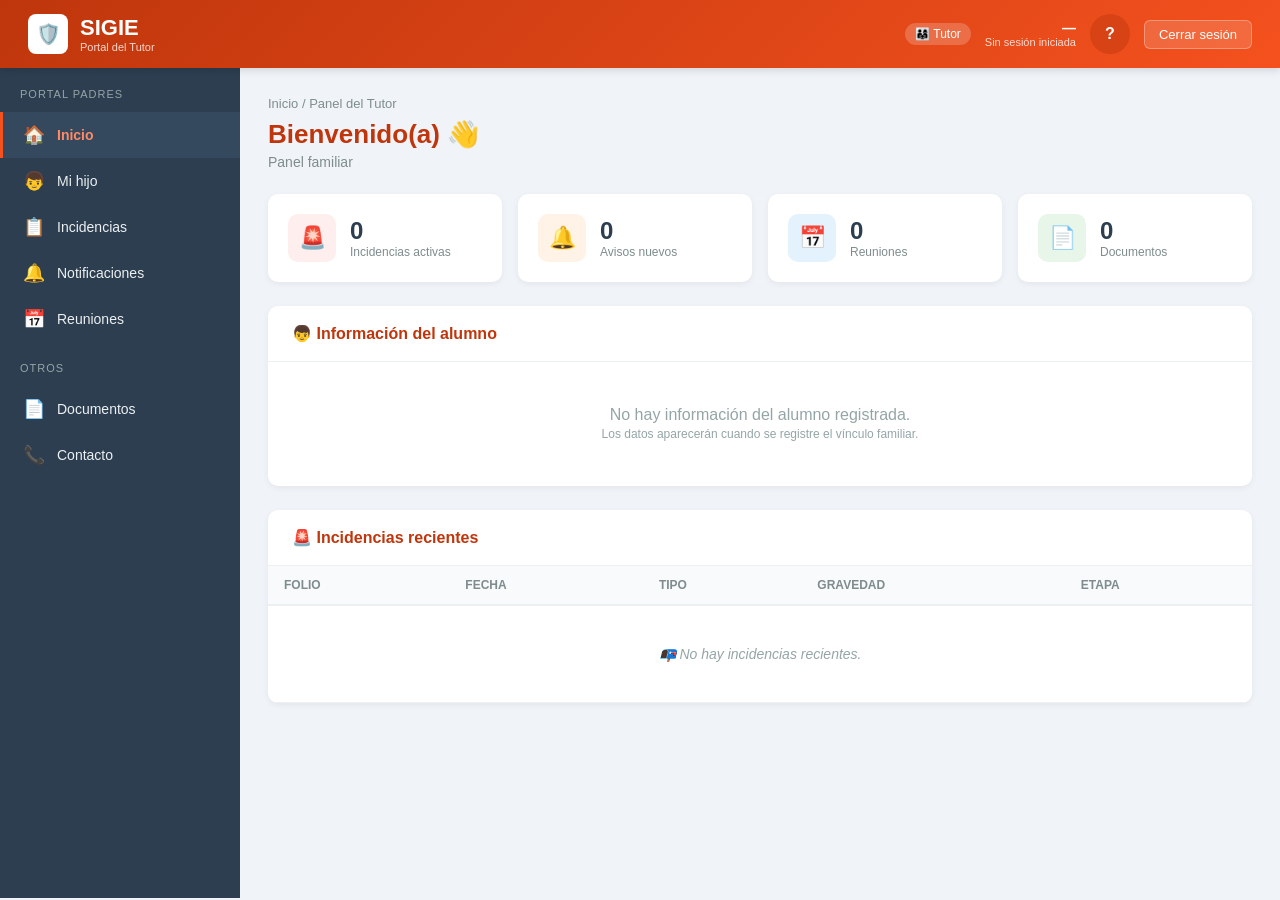
<file: Tutor.html>
<!DOCTYPE html>
<html lang="es">
<head>
<meta charset="UTF-8">
<title>SIGIE - Portal del Tutor</title>
<style>
  * { margin: 0; padding: 0; box-sizing: border-box; font-family: 'Segoe UI', Arial, sans-serif; }
  body { background: #f0f4f8; color: #2c3e50; }

  .header {
    background: linear-gradient(135deg, #bf360c 0%, #f4511e 100%);
    color: white; padding: 14px 28px;
    display: flex; justify-content: space-between; align-items: center;
    box-shadow: 0 2px 8px rgba(0,0,0,0.15);
    position: sticky; top: 0; z-index: 100;
  }
  .logo { display: flex; align-items: center; gap: 12px; font-size: 22px; font-weight: bold; }
  .logo-icon {
    background: white; color: #bf360c;
    width: 40px; height: 40px; border-radius: 8px;
    display: flex; align-items: center; justify-content: center;
    font-size: 20px;
  }
  .user-info { display: flex; align-items: center; gap: 14px; }
  .user-avatar {
    width: 40px; height: 40px; border-radius: 50%;
    background: #d84315; color: white;
    display: flex; align-items: center; justify-content: center;
    font-weight: bold; font-size: 16px;
  }
  .user-role {
    background: rgba(255,255,255,0.2);
    padding: 4px 10px; border-radius: 12px; font-size: 12px;
  }
  .btn-logout {
    background: rgba(255,255,255,0.15);
    border: 1px solid rgba(255,255,255,0.3);
    color: white; padding: 6px 14px;
    border-radius: 6px; cursor: pointer; font-size: 13px;
  }

  .container { display: flex; min-height: calc(100vh - 70px); }

  .sidebar {
    width: 240px; background: #2c3e50;
    color: white; padding: 20px 0; flex-shrink: 0;
  }
  .sidebar-title {
    padding: 0 20px 12px; font-size: 11px;
    text-transform: uppercase; letter-spacing: 1px; color: #95a5a6;
  }
  .menu-item {
    padding: 12px 20px; cursor: pointer;
    display: flex; align-items: center; gap: 12px;
    font-size: 14px; border-left: 3px solid transparent;
    transition: all 0.2s; color: #ecf0f1;
  }
  .menu-item:hover { background: #34495e; }
  .menu-item.active {
    background: #34495e; border-left-color: #f4511e;
    color: #ff8a65; font-weight: 600;
  }
  .menu-icon { font-size: 18px; width: 22px; text-align: center; }

  .main { flex: 1; padding: 28px; overflow-y: auto; }

  .breadcrumb { font-size: 13px; color: #7f8c8d; margin-bottom: 8px; }
  .page-title { font-size: 26px; color: #bf360c; margin-bottom: 4px; }
  .page-subtitle { color: #7f8c8d; font-size: 14px; margin-bottom: 24px; }

  .panel-content { display: none; }
  .panel-content.active { display: block; }

  .card {
    background: white; border-radius: 10px;
    box-shadow: 0 2px 6px rgba(0,0,0,0.06);
    margin-bottom: 24px; overflow: hidden;
  }
  .card-header {
    padding: 18px 24px; border-bottom: 1px solid #ecf0f1;
    display: flex; justify-content: space-between;
    align-items: center; flex-wrap: wrap; gap: 12px;
  }
  .card-title { font-size: 16px; color: #bf360c; font-weight: 600; }
  .card-body { padding: 24px; }

  .form-grid { display: grid; grid-template-columns: 1fr 1fr; gap: 16px; }
  .form-grid-full { grid-column: 1 / -1; }
  .form-group { margin-bottom: 16px; }
  .form-label {
    display: block; font-size: 13px; font-weight: 600;
    color: #2c3e50; margin-bottom: 6px;
  }
  .form-label .req { color: #e74c3c; }
  .form-input, .form-select, .form-textarea {
    width: 100%; padding: 10px 12px;
    border: 1px solid #dcdfe3; border-radius: 6px;
    font-size: 14px; font-family: inherit;
  }
  .form-input:focus, .form-select:focus, .form-textarea:focus {
    outline: none; border-color: #f4511e;
    box-shadow: 0 0 0 3px rgba(244,81,30,0.1);
  }
  .form-textarea { min-height: 100px; resize: vertical; }
  .form-actions {
    display: flex; gap: 10px; justify-content: flex-end;
    padding-top: 20px; border-top: 1px solid #ecf0f1; margin-top: 20px;
  }

  .btn {
    padding: 10px 20px; border-radius: 6px; border: none;
    cursor: pointer; font-size: 14px; font-weight: 600;
  }
  .btn-primary { background: #f4511e; color: white; }
  .btn-secondary { background: #ecf0f1; color: #2c3e50; }

  table { width: 100%; border-collapse: collapse; }
  th {
    background: #f8fafc; padding: 12px 16px;
    text-align: left; font-size: 12px; color: #7f8c8d;
    font-weight: 600; text-transform: uppercase;
    border-bottom: 2px solid #ecf0f1;
  }
  td { padding: 14px 16px; border-bottom: 1px solid #ecf0f1; font-size: 14px; }
  tr:hover { background: #f8fafc; }

  .stats {
    display: grid; grid-template-columns: repeat(4, 1fr);
    gap: 16px; margin-bottom: 24px;
  }
  .stat-card {
    background: white; padding: 20px; border-radius: 10px;
    box-shadow: 0 2px 6px rgba(0,0,0,0.06);
    display: flex; align-items: center; gap: 14px;
  }
  .stat-icon {
    width: 48px; height: 48px; border-radius: 10px;
    display: flex; align-items: center; justify-content: center;
    font-size: 22px;
  }
  .stat-icon.red { background: #fee; color: #e74c3c; }
  .stat-icon.orange { background: #fef3e6; color: #f39c12; }
  .stat-icon.blue { background: #e3f2fd; color: #2E75B6; }
  .stat-icon.green { background: #e8f5e9; color: #27ae60; }
  .stat-number { font-size: 24px; font-weight: bold; color: #2c3e50; }
  .stat-label { font-size: 12px; color: #7f8c8d; }

  .tabla-vacia {
    text-align: center !important;
    padding: 40px 20px !important;
    color: #95a5a6 !important;
    font-size: 14px;
    font-style: italic;
  }
  .tabla-vacia:hover { background: white !important; }
</style>
</head>
<body>

<!-- HEADER -->
<div class="header">
  <div class="logo">
    <div class="logo-icon">🛡️</div>
    <div>
      SIGIE
      <div style="font-size:11px; font-weight:normal; opacity:0.8;">Portal del Tutor</div>
    </div>
  </div>
  <div class="user-info">
    <span class="user-role">👨‍👩‍👧 Tutor</span>
    <div style="text-align:right;">
      <div style="font-weight:600; font-size:14px;">—</div>
      <div style="font-size:11px; opacity:0.8;">Sin sesión iniciada</div>
    </div>
    <div class="user-avatar">?</div>
    <button class="btn-logout">Cerrar sesión</button>
  </div>
</div>

<div class="container">

  <!-- MENÚ LATERAL -->
  <div class="sidebar">
    <div class="sidebar-title">Portal Padres</div>
    <div class="menu-item active" onclick="show('inicio')"><span class="menu-icon">🏠</span> Inicio</div>
    <div class="menu-item" onclick="show('hijo')"><span class="menu-icon">👦</span> Mi hijo</div>
    <div class="menu-item" onclick="show('incidencias')"><span class="menu-icon">📋</span> Incidencias</div>
    <div class="menu-item" onclick="show('notificaciones')"><span class="menu-icon">🔔</span> Notificaciones</div>
    <div class="menu-item" onclick="show('reuniones')"><span class="menu-icon">📅</span> Reuniones</div>
    <div class="sidebar-title" style="margin-top:20px;">Otros</div>
    <div class="menu-item" onclick="show('documentos')"><span class="menu-icon">📄</span> Documentos</div>
    <div class="menu-item" onclick="show('contacto')"><span class="menu-icon">📞</span> Contacto</div>
  </div>

  <div class="main">

    <!-- PANEL 1: INICIO -->
    <div class="panel-content active" id="inicio">
      <div class="breadcrumb">Inicio / Panel del Tutor</div>
      <h1 class="page-title">Bienvenido(a) 👋</h1>
      <p class="page-subtitle">Panel familiar</p>

      <div class="stats">
        <div class="stat-card">
          <div class="stat-icon red">🚨</div>
          <div><div class="stat-number">0</div><div class="stat-label">Incidencias activas</div></div>
        </div>
        <div class="stat-card">
          <div class="stat-icon orange">🔔</div>
          <div><div class="stat-number">0</div><div class="stat-label">Avisos nuevos</div></div>
        </div>
        <div class="stat-card">
          <div class="stat-icon blue">📅</div>
          <div><div class="stat-number">0</div><div class="stat-label">Reuniones</div></div>
        </div>
        <div class="stat-card">
          <div class="stat-icon green">📄</div>
          <div><div class="stat-number">0</div><div class="stat-label">Documentos</div></div>
        </div>
      </div>

      <div class="card">
        <div class="card-header"><div class="card-title">👦 Información del alumno</div></div>
        <div class="card-body">
          <p style="text-align:center; color:#95a5a6; padding:20px;">
            No hay información del alumno registrada.<br>
            <span style="font-size:12px;">Los datos aparecerán cuando se registre el vínculo familiar.</span>
          </p>
        </div>
      </div>

      <div class="card">
        <div class="card-header"><div class="card-title">🚨 Incidencias recientes</div></div>
        <table>
          <thead>
            <tr><th>Folio</th><th>Fecha</th><th>Tipo</th><th>Gravedad</th><th>Etapa</th></tr>
          </thead>
          <tbody>
            <tr><td colspan="5" class="tabla-vacia">📭 No hay incidencias recientes.</td></tr>
          </tbody>
        </table>
      </div>
    </div>

    <!-- PANEL 2: MI HIJO -->
    <div class="panel-content" id="hijo">
      <div class="breadcrumb">Inicio / Mi hijo</div>
      <h1 class="page-title">👦 Información de mi hijo</h1>
      <p class="page-subtitle">Datos generales y médicos del alumno</p>

      <div class="card">
        <div class="card-header"><div class="card-title">📋 Datos generales</div></div>
        <div class="card-body">
          <div class="form-grid">
            <div class="form-group">
              <label class="form-label">Nombre completo</label>
              <input class="form-input" type="text" placeholder="—" readonly>
            </div>
            <div class="form-group">
              <label class="form-label">Matrícula</label>
              <input class="form-input" type="text" placeholder="—" readonly>
            </div>
            <div class="form-group">
              <label class="form-label">Grupo</label>
              <input class="form-input" type="text" placeholder="—" readonly>
            </div>
            <div class="form-group">
              <label class="form-label">Edad</label>
              <input class="form-input" type="text" placeholder="—" readonly>
            </div>
            <div class="form-group">
              <label class="form-label">Fecha de nacimiento</label>
              <input class="form-input" type="text" placeholder="—" readonly>
            </div>
            <div class="form-group">
              <label class="form-label">Maestro titular</label>
              <input class="form-input" type="text" placeholder="—" readonly>
            </div>
          </div>
        </div>
      </div>

      <div class="card">
        <div class="card-header"><div class="card-title">🩺 Información médica</div></div>
        <div class="card-body">
          <div class="form-grid">
            <div class="form-group">
              <label class="form-label">Tipo de sangre</label>
              <input class="form-input" type="text" placeholder="—" readonly>
            </div>
            <div class="form-group">
              <label class="form-label">Alergias</label>
              <input class="form-input" type="text" placeholder="—" readonly>
            </div>
            <div class="form-group form-grid-full">
              <label class="form-label">Padecimientos</label>
              <input class="form-input" type="text" placeholder="—" readonly>
            </div>
          </div>
          <div style="margin-top:20px;">
            <button class="btn btn-primary">✏️ Solicitar actualización</button>
          </div>
        </div>
      </div>

      <div class="card">
        <div class="card-header"><div class="card-title">📞 Contactos de emergencia</div></div>
        <div class="card-body">
          <div class="form-grid">
            <div class="form-group">
              <label class="form-label">Contacto primario</label>
              <input class="form-input" type="text" placeholder="—">
            </div>
            <div class="form-group">
              <label class="form-label">Teléfono primario</label>
              <input class="form-input" type="text" placeholder="—">
            </div>
            <div class="form-group">
              <label class="form-label">Contacto secundario</label>
              <input class="form-input" type="text" placeholder="—">
            </div>
            <div class="form-group">
              <label class="form-label">Teléfono secundario</label>
              <input class="form-input" type="text" placeholder="—">
            </div>
          </div>
          <div class="form-actions">
            <button class="btn btn-primary">💾 Guardar cambios</button>
          </div>
        </div>
      </div>
    </div>

    <!-- PANEL 3: INCIDENCIAS -->
    <div class="panel-content" id="incidencias">
      <div class="breadcrumb">Inicio / Incidencias</div>
      <h1 class="page-title">📋 Historial de incidencias</h1>
      <p class="page-subtitle">Todas las incidencias registradas de mi hijo(a)</p>

      <div class="card">
        <div class="card-header"><div class="card-title">🎯 Filtros</div></div>
        <div class="card-body">
          <div class="form-grid">
            <div class="form-group">
              <label class="form-label">Tipo</label>
              <select class="form-select">
                <option value="">Todos</option>
                <option>Caída</option>
                <option>Golpe</option>
                <option>Fiebre</option>
                <option>Pelea</option>
                <option>Otro</option>
              </select>
            </div>
            <div class="form-group">
              <label class="form-label">Gravedad</label>
              <select class="form-select">
                <option value="">Todas</option>
                <option>Leve</option>
                <option>Media</option>
                <option>Grave</option>
              </select>
            </div>
            <div class="form-group">
              <label class="form-label">Desde</label>
              <input class="form-input" type="date">
            </div>
            <div class="form-group">
              <label class="form-label">Hasta</label>
              <input class="form-input" type="date">
            </div>
          </div>
          <button class="btn btn-primary">🔍 Buscar</button>
        </div>
      </div>

      <div class="card">
        <div class="card-header">
          <div class="card-title">📑 Resultados</div>
          <button class="btn btn-secondary">📥 Exportar PDF</button>
        </div>
        <table>
          <thead>
            <tr><th>Folio</th><th>Fecha</th><th>Tipo</th><th>Gravedad</th><th>Descripción</th><th>Etapa</th><th>Acción</th></tr>
          </thead>
          <tbody>
            <tr><td colspan="7" class="tabla-vacia">📂 No hay incidencias registradas.</td></tr>
          </tbody>
        </table>
      </div>
    </div>

    <!-- PANEL 4: NOTIFICACIONES -->
    <div class="panel-content" id="notificaciones">
      <div class="breadcrumb">Inicio / Notificaciones</div>
      <h1 class="page-title">🔔 Notificaciones y avisos</h1>
      <p class="page-subtitle">Mensajes recibidos de la institución</p>

      <div class="card">
        <div class="card-header">
          <div class="card-title">📬 Avisos recibidos</div>
          <div><button class="btn btn-secondary">✓ Marcar todas como leídas</button></div>
        </div>
        <div class="card-body">
          <p style="text-align:center; color:#95a5a6; padding:40px 20px;">
            🔕 No hay notificaciones nuevas.<br>
            <span style="font-size:12px;">Las notificaciones aparecerán cuando la escuela envíe avisos.</span>
          </p>
        </div>
      </div>

      <div class="card">
        <div class="card-header"><div class="card-title">⚙️ Preferencias de notificación</div></div>
        <div class="card-body">
          <div class="form-grid">
            <div class="form-group">
              <label style="display:flex; align-items:center; gap:8px; font-size:14px; cursor:pointer;">
                <input type="checkbox" checked>
                <span>Recibir notificaciones por correo</span>
              </label>
            </div>
            <div class="form-group">
              <label style="display:flex; align-items:center; gap:8px; font-size:14px; cursor:pointer;">
                <input type="checkbox" checked>
                <span>Notificaciones de incidencias graves</span>
              </label>
            </div>
            <div class="form-group">
              <label style="display:flex; align-items:center; gap:8px; font-size:14px; cursor:pointer;">
                <input type="checkbox">
                <span>Recordatorios de reuniones</span>
              </label>
            </div>
            <div class="form-group">
              <label style="display:flex; align-items:center; gap:8px; font-size:14px; cursor:pointer;">
                <input type="checkbox">
                <span>Avisos generales de la escuela</span>
              </label>
            </div>
          </div>
          <div class="form-actions">
            <button class="btn btn-primary">💾 Guardar preferencias</button>
          </div>
        </div>
      </div>
    </div>

    <!-- PANEL 5: REUNIONES -->
    <div class="panel-content" id="reuniones">
      <div class="breadcrumb">Inicio / Reuniones</div>
      <h1 class="page-title">📅 Mis reuniones</h1>
      <p class="page-subtitle">Citas programadas con docentes y enfermería</p>

      <div class="card">
        <div class="card-header">
          <div class="card-title">📆 Próximas reuniones</div>
          <button class="btn btn-primary">➕ Solicitar reunión</button>
        </div>
        <div class="card-body">
          <p style="text-align:center; color:#95a5a6; padding:40px 20px;">
            📅 No hay reuniones programadas.<br>
            <span style="font-size:12px;">Cuando la escuela agende una reunión aparecerá aquí.</span>
          </p>
        </div>
      </div>

      <div class="card">
        <div class="card-header"><div class="card-title">📜 Historial de reuniones</div></div>
        <table>
          <thead>
            <tr><th>Fecha</th><th>Hora</th><th>Modalidad</th><th>Con</th><th>Asunto</th><th>Estado</th></tr>
          </thead>
          <tbody>
            <tr><td colspan="6" class="tabla-vacia">📂 Sin reuniones anteriores.</td></tr>
          </tbody>
        </table>
      </div>
    </div>

    <!-- PANEL 6: DOCUMENTOS -->
    <div class="panel-content" id="documentos">
      <div class="breadcrumb">Inicio / Documentos</div>
      <h1 class="page-title">📄 Documentos</h1>
      <p class="page-subtitle">Reportes y constancias del alumno</p>

      <div class="card">
        <div class="card-header"><div class="card-title">📑 Documentos disponibles</div></div>
        <table>
          <thead>
            <tr><th>Nombre</th><th>Tipo</th><th>Fecha</th><th>Tamaño</th><th>Acción</th></tr>
          </thead>
          <tbody>
            <tr><td colspan="5" class="tabla-vacia">📂 No hay documentos disponibles.</td></tr>
          </tbody>
        </table>
      </div>
    </div>

    <!-- PANEL 7: CONTACTO -->
    <div class="panel-content" id="contacto">
      <div class="breadcrumb">Inicio / Contacto</div>
      <h1 class="page-title">📞 Contacto con la escuela</h1>
      <p class="page-subtitle">Envía un mensaje a la institución</p>

      <div class="card">
        <div class="card-header"><div class="card-title">✉️ Nuevo mensaje</div></div>
        <div class="card-body">
          <div class="form-grid">
            <div class="form-group">
              <label class="form-label">Para <span class="req">*</span></label>
              <select class="form-select">
                <option value="">Seleccione destinatario</option>
                <option>Dirección</option>
                <option>Maestro titular</option>
                <option>Enfermería</option>
                <option>Administración</option>
              </select>
            </div>
            <div class="form-group">
              <label class="form-label">Tipo <span class="req">*</span></label>
              <select class="form-select">
                <option value="">Seleccione tipo</option>
                <option>Consulta general</option>
                <option>Solicitud de reunión</option>
                <option>Reporte de problema</option>
                <option>Otro</option>
              </select>
            </div>
            <div class="form-group form-grid-full">
              <label class="form-label">Asunto <span class="req">*</span></label>
              <input class="form-input" type="text" placeholder="Asunto del mensaje...">
            </div>
            <div class="form-group form-grid-full">
              <label class="form-label">Mensaje <span class="req">*</span></label>
              <textarea class="form-textarea" placeholder="Escriba su mensaje..."></textarea>
            </div>
          </div>
          <div class="form-actions">
            <button class="btn btn-secondary">Cancelar</button>
            <button class="btn btn-primary">📧 Enviar mensaje</button>
          </div>
        </div>
      </div>

      <div class="card">
        <div class="card-header"><div class="card-title">📞 Información de contacto de la escuela</div></div>
        <div class="card-body">
          <div class="form-grid">
            <div class="form-group">
              <label class="form-label">📧 Correo</label>
              <input class="form-input" type="text" value="contacto@escuela.edu.mx" readonly>
            </div>
            <div class="form-group">
              <label class="form-label">📞 Teléfono</label>
              <input class="form-input" type="text" value="833-000-0000" readonly>
            </div>
            <div class="form-group form-grid-full">
              <label class="form-label">📍 Dirección</label>
              <input class="form-input" type="text" value="Calle Principal #123, Cd. Madero, Tamaulipas" readonly>
            </div>
            <div class="form-group">
              <label class="form-label">🕐 Horario de atención</label>
              <input class="form-input" type="text" value="Lunes a Viernes 8:00 - 14:00" readonly>
            </div>
          </div>
        </div>
      </div>
    </div>

  </div>
</div>

<script>
function show(id) {
  document.querySelectorAll('.panel-content').forEach(el => el.classList.remove('active'));
  document.getElementById(id).classList.add('active');
  document.querySelectorAll('.menu-item').forEach(el => el.classList.remove('active'));
  if (event && event.target) {
    event.target.closest('.menu-item').classList.add('active');
  }
  window.scrollTo({top: 0, behavior: 'smooth'});
}
</script>

</body>
</html>
</file>
